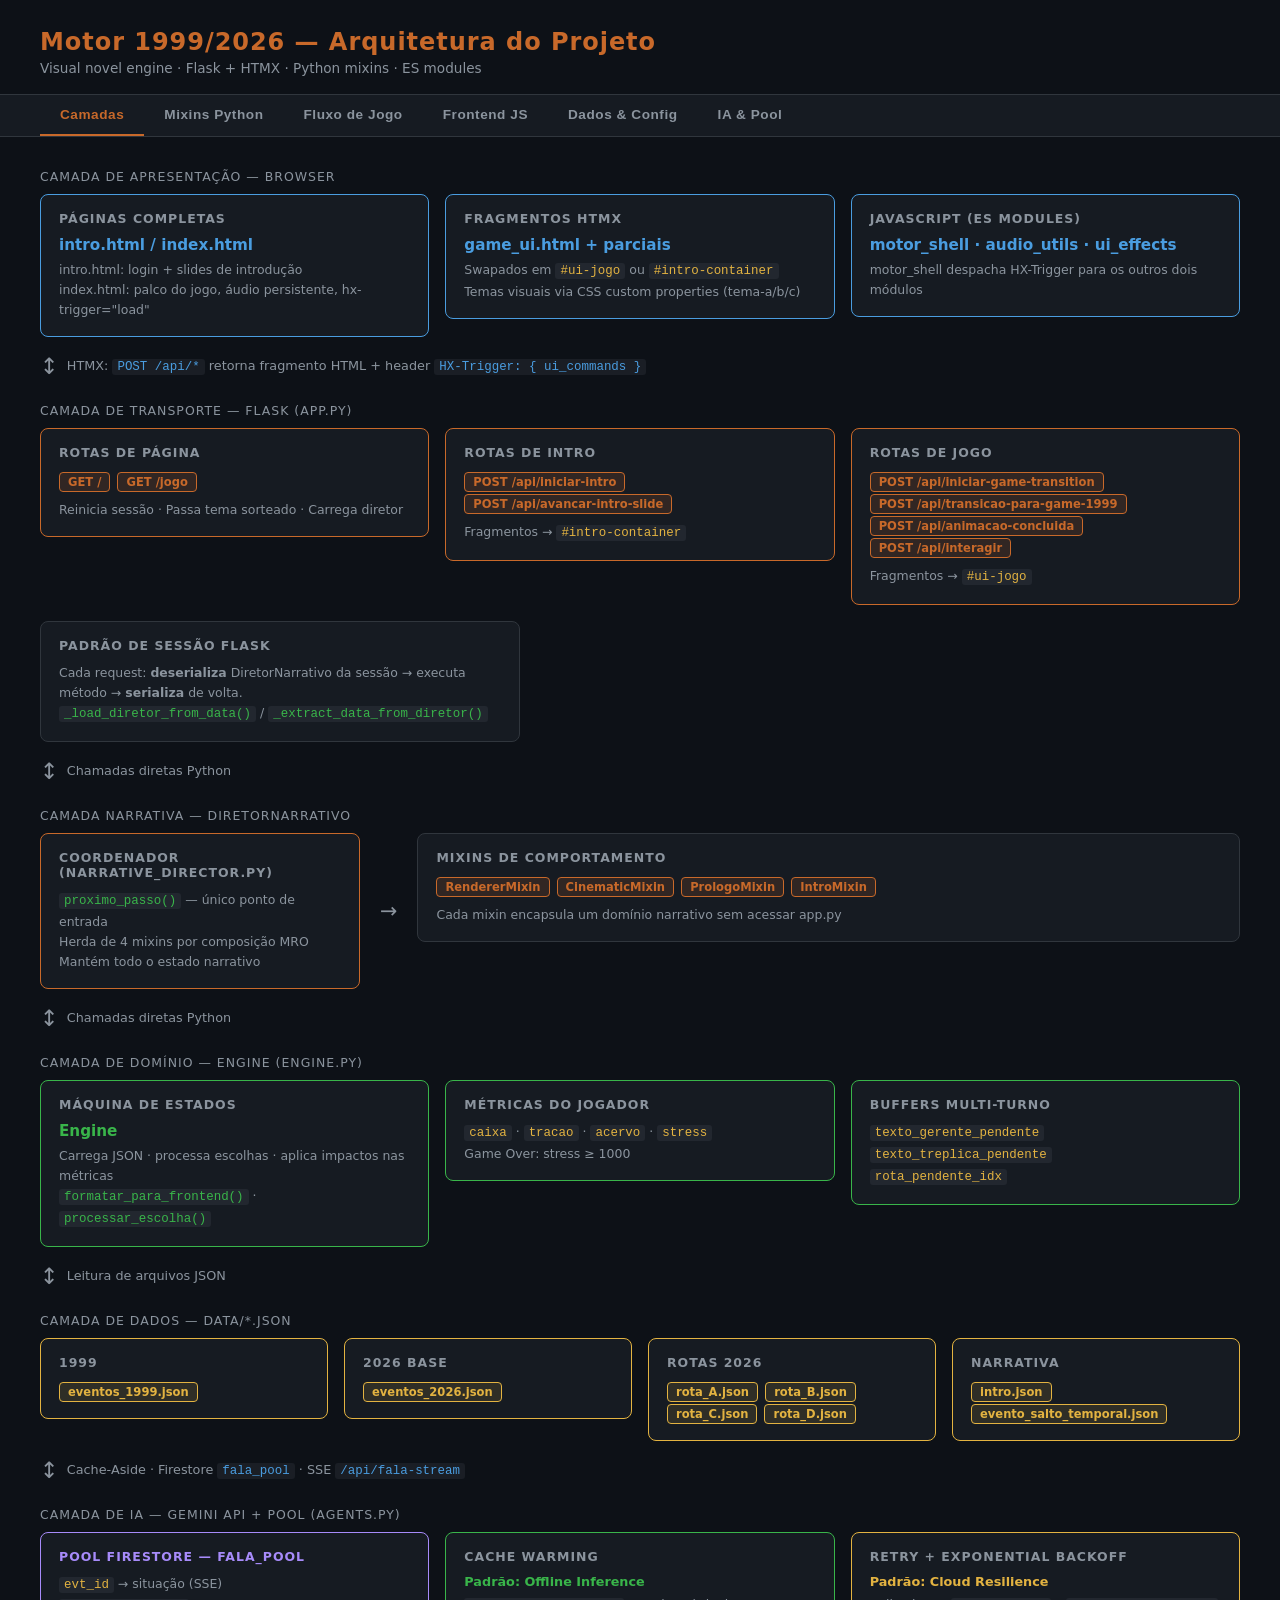
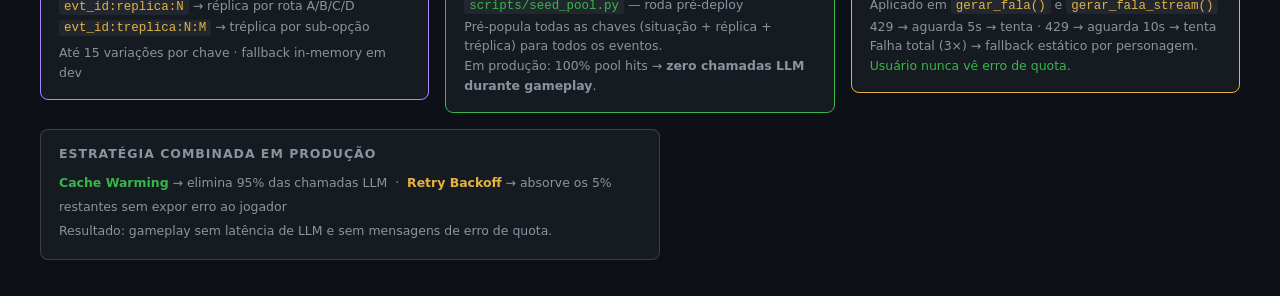
<file: arquitetura.html>
<!DOCTYPE html>
<html lang="pt-BR">
<head>
<meta charset="UTF-8">
<meta name="viewport" content="width=device-width, initial-scale=1.0">
<title>Arquitetura — Motor 1999/2026</title>
<style>
  :root {
    --bg: #0d1117; --surface: #161b22; --border: #30363d;
    --accent: #c8692a; --blue: #4a9de0; --green: #39b54a;
    --text: #e6edf3; --muted: #8b949e; --yellow: #e3b341;
  }
  * { box-sizing: border-box; margin: 0; padding: 0; }
  body { background: var(--bg); color: var(--text); font-family: 'Segoe UI', system-ui, sans-serif; min-height: 100vh; }

  header { padding: 28px 40px 0; border-bottom: 1px solid var(--border); }
  header h1 { font-size: 1.5rem; font-weight: 700; color: var(--accent); letter-spacing: .04em; }
  header p  { color: var(--muted); font-size: .85rem; margin-top: 4px; padding-bottom: 18px; }

  nav { display: flex; gap: 0; padding: 0 40px; background: var(--surface); border-bottom: 1px solid var(--border); }
  nav button {
    background: none; border: none; color: var(--muted); padding: 12px 20px;
    cursor: pointer; font-size: .85rem; font-weight: 600; letter-spacing: .04em;
    border-bottom: 2px solid transparent; transition: all .15s;
  }
  nav button:hover { color: var(--text); }
  nav button.active { color: var(--accent); border-bottom-color: var(--accent); }

  main { padding: 32px 40px; }
  .tab { display: none; }
  .tab.active { display: block; }

  /* ── boxes ── */
  .row { display: flex; gap: 16px; flex-wrap: wrap; margin-bottom: 16px; align-items: flex-start; }
  .box {
    background: var(--surface); border: 1px solid var(--border);
    border-radius: 8px; padding: 16px 18px; flex: 1; min-width: 180px;
  }
  .box h3 { font-size: .78rem; text-transform: uppercase; letter-spacing: .08em; color: var(--muted); margin-bottom: 10px; }
  .box .title { font-size: .95rem; font-weight: 700; margin-bottom: 6px; }
  .box .sub  { font-size: .78rem; color: var(--muted); line-height: 1.6; }
  .box.accent { border-color: var(--accent); }
  .box.blue   { border-color: var(--blue); }
  .box.green  { border-color: var(--green); }
  .box.yellow { border-color: var(--yellow); }

  .pill {
    display: inline-block; background: rgba(200,105,42,.15); border: 1px solid var(--accent);
    color: var(--accent); border-radius: 4px; padding: 2px 8px; font-size: .72rem;
    font-weight: 600; margin: 2px 2px 0 0;
  }
  .pill.blue   { background: rgba(74,157,224,.12); border-color: var(--blue);   color: var(--blue); }
  .pill.green  { background: rgba(57,181,74,.12);  border-color: var(--green);  color: var(--green); }
  .pill.yellow { background: rgba(227,179,65,.12); border-color: var(--yellow); color: var(--yellow); }
  .pill.muted  { background: rgba(139,148,158,.1); border-color: var(--border); color: var(--muted); }

  .arrow { color: var(--muted); font-size: 1.3rem; align-self: center; padding: 0 4px; }
  .arrow.down { display: block; text-align: center; margin: 4px 0; font-size: 1.1rem; }

  /* ── flow diagram ── */
  .flow { display: flex; flex-direction: column; gap: 0; max-width: 780px; }
  .flow-step {
    display: flex; align-items: stretch; gap: 0;
  }
  .flow-line { width: 2px; background: var(--border); margin: 0 20px; flex-shrink: 0; }
  .flow-dot  {
    width: 12px; height: 12px; border-radius: 50%; background: var(--accent);
    flex-shrink: 0; margin-top: 18px; margin-right: 12px;
  }
  .flow-dot.blue   { background: var(--blue); }
  .flow-dot.green  { background: var(--green); }
  .flow-dot.yellow { background: var(--yellow); }
  .flow-card {
    background: var(--surface); border: 1px solid var(--border);
    border-radius: 6px; padding: 10px 14px; margin: 6px 0 6px 0;
    flex: 1;
  }
  .flow-card .route { font-size: .72rem; color: var(--muted); margin-bottom: 2px; font-family: monospace; }
  .flow-card .desc  { font-size: .85rem; font-weight: 600; }
  .flow-card .note  { font-size: .73rem; color: var(--muted); margin-top: 3px; }
  .flow-card.accent { border-color: var(--accent); }
  .flow-card.blue   { border-color: var(--blue); }
  .flow-card.green  { border-color: var(--green); }
  .flow-card.yellow { border-color: var(--yellow); }

  .indent { margin-left: 44px; }

  /* ── mixin diagram ── */
  .mixin-root {
    background: var(--surface); border: 2px solid var(--accent);
    border-radius: 8px; padding: 16px 20px; max-width: 380px; margin-bottom: 16px;
  }
  .mixin-root .name { font-size: 1rem; font-weight: 700; color: var(--accent); }
  .mixin-root .desc { font-size: .78rem; color: var(--muted); margin-top: 4px; }
  .mixin-root .state { margin-top: 10px; }
  .mixin-root .state span { display: block; font-size: .75rem; color: var(--blue); font-family: monospace; margin: 1px 0; }

  .mixin-grid { display: grid; grid-template-columns: 1fr 1fr; gap: 10px; max-width: 780px; }
  .mixin-card {
    background: var(--surface); border: 1px solid var(--border);
    border-radius: 6px; padding: 12px 14px;
  }
  .mixin-card .name { font-size: .85rem; font-weight: 700; margin-bottom: 4px; }
  .mixin-card .file { font-size: .7rem; color: var(--muted); font-family: monospace; margin-bottom: 6px; }
  .mixin-card .method { font-size: .73rem; color: var(--green); font-family: monospace; margin: 1px 0; }
  .mixin-card.accent { border-color: var(--accent); }
  .mixin-card.blue   { border-color: var(--blue); }
  .mixin-card.green  { border-color: var(--green); }
  .mixin-card.yellow { border-color: var(--yellow); }
  .mixin-card.purple { border-color: #a78bfa; }
  .mixin-card .name.purple { color: #a78bfa; }

  /* ── data table ── */
  table { width: 100%; border-collapse: collapse; font-size: .82rem; }
  th { text-align: left; padding: 8px 12px; background: var(--surface); color: var(--muted); font-size: .72rem; text-transform: uppercase; letter-spacing: .06em; border-bottom: 1px solid var(--border); }
  td { padding: 9px 12px; border-bottom: 1px solid rgba(48,54,61,.5); vertical-align: top; }
  tr:last-child td { border-bottom: none; }
  code { background: rgba(139,148,158,.1); border-radius: 3px; padding: 1px 5px; font-size: .78rem; font-family: monospace; color: var(--yellow); }

  .section-title { font-size: .78rem; text-transform: uppercase; letter-spacing: .08em; color: var(--muted); margin: 24px 0 10px; }
  .section-title:first-child { margin-top: 0; }

  .connector { display: flex; align-items: center; gap: 8px; margin: 8px 0; font-size: .8rem; color: var(--muted); }
  .connector code { color: var(--blue); }
</style>
</head>
<body>

<header>
  <h1>Motor 1999/2026 — Arquitetura do Projeto</h1>
  <p>Visual novel engine · Flask + HTMX · Python mixins · ES modules</p>
</header>

<nav>
  <button class="active" onclick="showTab('camadas')">Camadas</button>
  <button onclick="showTab('mixins')">Mixins Python</button>
  <button onclick="showTab('fluxo')">Fluxo de Jogo</button>
  <button onclick="showTab('frontend')">Frontend JS</button>
  <button onclick="showTab('dados')">Dados &amp; Config</button>
  <button onclick="showTab('ia')">IA &amp; Pool</button>
</nav>

<main>

<!-- ═══════════════════════════════════════════════ TAB: CAMADAS ══ -->
<div id="tab-camadas" class="tab active">

  <p class="section-title">Camada de Apresentação — Browser</p>
  <div class="row">
    <div class="box blue">
      <h3>Páginas completas</h3>
      <div class="title" style="color:var(--blue)">intro.html / index.html</div>
      <div class="sub">intro.html: login + slides de introdução<br>
      index.html: palco do jogo, áudio persistente, hx-trigger="load"</div>
    </div>
    <div class="box blue">
      <h3>Fragmentos HTMX</h3>
      <div class="title" style="color:var(--blue)">game_ui.html + parciais</div>
      <div class="sub">Swapados em <code style="color:var(--yellow)">#ui-jogo</code> ou <code style="color:var(--yellow)">#intro-container</code><br>
      Temas visuais via CSS custom properties (tema-a/b/c)</div>
    </div>
    <div class="box blue">
      <h3>JavaScript (ES modules)</h3>
      <div class="title" style="color:var(--blue)">motor_shell · audio_utils · ui_effects</div>
      <div class="sub">motor_shell despacha HX-Trigger para os outros dois módulos</div>
    </div>
  </div>

  <div class="connector">
    <span style="font-size:1.4rem">↕</span>
    <span>HTMX: <code>POST /api/*</code> retorna fragmento HTML + header <code>HX-Trigger: { ui_commands }</code></span>
  </div>

  <p class="section-title">Camada de Transporte — Flask (app.py)</p>
  <div class="row">
    <div class="box accent">
      <h3>Rotas de Página</h3>
      <span class="pill">GET /</span>
      <span class="pill">GET /jogo</span>
      <div class="sub" style="margin-top:8px">Reinicia sessão · Passa tema sorteado · Carrega diretor</div>
    </div>
    <div class="box accent">
      <h3>Rotas de Intro</h3>
      <span class="pill">POST /api/iniciar-intro</span>
      <span class="pill">POST /api/avancar-intro-slide</span>
      <div class="sub" style="margin-top:8px">Fragmentos → <code style="color:var(--yellow)">#intro-container</code></div>
    </div>
    <div class="box accent">
      <h3>Rotas de Jogo</h3>
      <span class="pill">POST /api/iniciar-game-transition</span>
      <span class="pill">POST /api/transicao-para-game-1999</span>
      <span class="pill">POST /api/animacao-concluida</span>
      <span class="pill">POST /api/interagir</span>
      <div class="sub" style="margin-top:8px">Fragmentos → <code style="color:var(--yellow)">#ui-jogo</code></div>
    </div>
  </div>
  <div class="box" style="max-width:480px;margin-bottom:16px">
    <h3>Padrão de Sessão Flask</h3>
    <div class="sub">
      Cada request: <strong>deserializa</strong> DiretorNarrativo da sessão →
      executa método → <strong>serializa</strong> de volta.<br>
      <code style="color:var(--green)">_load_diretor_from_data()</code> /
      <code style="color:var(--green)">_extract_data_from_diretor()</code>
    </div>
  </div>

  <div class="connector">
    <span style="font-size:1.4rem">↕</span>
    <span>Chamadas diretas Python</span>
  </div>

  <p class="section-title">Camada Narrativa — DiretorNarrativo</p>
  <div class="row">
    <div class="box accent" style="max-width:320px">
      <h3>Coordenador (narrative_director.py)</h3>
      <div class="sub"><code style="color:var(--green)">proximo_passo()</code> — único ponto de entrada<br>
      Herda de 4 mixins por composição MRO<br>
      Mantém todo o estado narrativo</div>
    </div>
    <div class="arrow">→</div>
    <div class="box" style="flex:2">
      <h3>Mixins de comportamento</h3>
      <span class="pill">RendererMixin</span>
      <span class="pill">CinematicMixin</span>
      <span class="pill">PrologoMixin</span>
      <span class="pill">IntroMixin</span>
      <div class="sub" style="margin-top:8px">Cada mixin encapsula um domínio narrativo sem acessar app.py</div>
    </div>
  </div>

  <div class="connector">
    <span style="font-size:1.4rem">↕</span>
    <span>Chamadas diretas Python</span>
  </div>

  <p class="section-title">Camada de Domínio — Engine (engine.py)</p>
  <div class="row">
    <div class="box green">
      <h3>Máquina de estados</h3>
      <div class="title" style="color:var(--green)">Engine</div>
      <div class="sub">Carrega JSON · processa escolhas · aplica impactos nas métricas<br>
      <code style="color:var(--green)">formatar_para_frontend()</code> · <code style="color:var(--green)">processar_escolha()</code></div>
    </div>
    <div class="box green">
      <h3>Métricas do jogador</h3>
      <div class="sub">
        <code style="color:var(--yellow)">caixa</code> · <code style="color:var(--yellow)">tracao</code> ·
        <code style="color:var(--yellow)">acervo</code> · <code style="color:var(--yellow)">stress</code><br>
        Game Over: stress ≥ 1000
      </div>
    </div>
    <div class="box green">
      <h3>Buffers multi-turno</h3>
      <div class="sub">
        <code style="color:var(--yellow)">texto_gerente_pendente</code><br>
        <code style="color:var(--yellow)">texto_treplica_pendente</code><br>
        <code style="color:var(--yellow)">rota_pendente_idx</code>
      </div>
    </div>
  </div>

  <div class="connector">
    <span style="font-size:1.4rem">↕</span>
    <span>Leitura de arquivos JSON</span>
  </div>

  <p class="section-title">Camada de Dados — data/*.json</p>
  <div class="row">
    <div class="box yellow"><h3>1999</h3><span class="pill yellow">eventos_1999.json</span></div>
    <div class="box yellow"><h3>2026 base</h3><span class="pill yellow">eventos_2026.json</span></div>
    <div class="box yellow"><h3>Rotas 2026</h3>
      <span class="pill yellow">rota_A.json</span>
      <span class="pill yellow">rota_B.json</span>
      <span class="pill yellow">rota_C.json</span>
      <span class="pill yellow">rota_D.json</span>
    </div>
    <div class="box yellow"><h3>Narrativa</h3>
      <span class="pill yellow">intro.json</span>
      <span class="pill yellow">evento_salto_temporal.json</span>
    </div>
  </div>

  <div class="connector">
    <span style="font-size:1.4rem">↕</span>
    <span>Cache-Aside · Firestore <code>fala_pool</code> · SSE <code>/api/fala-stream</code></span>
  </div>

  <p class="section-title">Camada de IA — Gemini API + Pool (agents.py)</p>
  <div class="row">
    <div class="box" style="border-color:#a78bfa;min-width:200px">
      <h3 style="color:#a78bfa">Pool Firestore — fala_pool</h3>
      <div class="sub">
        <code style="color:var(--yellow)">evt_id</code> → situação (SSE)<br>
        <code style="color:var(--yellow)">evt_id:replica:N</code> → réplica por rota A/B/C/D<br>
        <code style="color:var(--yellow)">evt_id:treplica:N:M</code> → tréplica por sub-opção<br>
        <span style="margin-top:4px;display:block">Até 15 variações por chave · fallback in-memory em dev</span>
      </div>
    </div>
    <div class="box green">
      <h3>Cache Warming</h3>
      <div class="title" style="color:var(--green);font-size:.8rem">Padrão: Offline Inference</div>
      <div class="sub">
        <code style="color:var(--green)">scripts/seed_pool.py</code> — roda pré-deploy<br>
        Pré-popula todas as chaves (situação + réplica + tréplica) para todos os eventos.<br>
        Em produção: 100% pool hits → <strong>zero chamadas LLM durante gameplay</strong>.
      </div>
    </div>
    <div class="box yellow">
      <h3>Retry + Exponential Backoff</h3>
      <div class="title" style="color:var(--yellow);font-size:.8rem">Padrão: Cloud Resilience</div>
      <div class="sub">
        Aplicado em <code style="color:var(--yellow)">gerar_fala()</code> e <code style="color:var(--yellow)">gerar_fala_stream()</code><br>
        429 → aguarda 5s → tenta · 429 → aguarda 10s → tenta<br>
        Falha total (3×) → fallback estático por personagem.<br>
        <span style="color:var(--green)">Usuário nunca vê erro de quota.</span>
      </div>
    </div>
  </div>
  <div class="box" style="max-width:620px;margin-bottom:16px;border-color:rgba(139,148,158,.3)">
    <h3>Estratégia combinada em produção</h3>
    <div class="sub" style="line-height:1.9">
      <strong style="color:var(--green)">Cache Warming</strong> → elimina 95% das chamadas LLM
      &nbsp;·&nbsp; <strong style="color:var(--yellow)">Retry Backoff</strong> → absorve os 5% restantes sem expor erro ao jogador<br>
      Resultado: gameplay sem latência de LLM e sem mensagens de erro de quota.
    </div>
  </div>

</div>

<!-- ═══════════════════════════════════════════════ TAB: MIXINS ══ -->
<div id="tab-mixins" class="tab">

  <div class="mixin-root">
    <div class="name">DiretorNarrativo</div>
    <div class="desc">narrative_director.py · coordenador central de estado</div>
    <div class="state">
      <span>_initial_game_transition_step</span>
      <span>passo_cinematico</span>
      <span>nome_jogador · slide_atual · roteiro_intro</span>
      <span>passo_prologo_2026 · passo_encruzilhada_2026</span>
      <span>rota_escolhida_id · _passo_dialogo_evento</span>
    </div>
  </div>

  <div style="color:var(--muted);font-size:.85rem;margin-bottom:12px">
    ↳ herda por MRO: RendererMixin → CinematicMixin → PrologoMixin → IntroMixin
  </div>

  <div class="mixin-grid">
    <div class="mixin-card accent">
      <div class="name" style="color:var(--accent)">RendererMixin</div>
      <div class="file">src/renderer_mixin.py</div>
      <div class="method">_render_game_ui()</div>
      <div class="method">_renderizar_gameplay()</div>
      <div class="method">_orquestrar_dialogo_evento()</div>
      <div class="method">_render_prologo_slide()</div>
      <div class="method">_renderizar_game_over()</div>
      <div class="method">_renderizar_fim_de_jogo()</div>
      <div class="method">_calcular_bg_src() · _spotlight_for_agente()</div>
    </div>
    <div class="mixin-card blue">
      <div class="name" style="color:var(--blue)">CinematicMixin</div>
      <div class="file">src/cinematic_mixin.py</div>
      <div class="method">start_game_transition()</div>
      <div class="method">start_game_1999_sequence()</div>
      <div class="method">handle_animacao_concluida()</div>
      <div class="method">_orquestrar_initial_game_transition()</div>
      <div class="method">_orquestrar_virada_2026()  · 11 passos</div>
    </div>
    <div class="mixin-card green">
      <div class="name" style="color:var(--green)">PrologoMixin</div>
      <div class="file">src/prologo_mixin.py</div>
      <div class="method">_orquestrar_prologo_2026()  · 13 passos</div>
      <div class="method">_orquestrar_encruzilhada_2026()  · 3 passos</div>
    </div>
    <div class="mixin-card yellow">
      <div class="name" style="color:var(--yellow)">IntroMixin</div>
      <div class="file">src/intro_mixin.py</div>
      <div class="method">iniciar_intro(nome_jogador)</div>
      <div class="method">avancar_intro_slide()</div>
      <div class="method">_renderizar_intro_slide()</div>
    </div>
  </div>

  <p class="section-title" style="margin-top:24px">Módulos de suporte</p>
  <div class="mixin-grid">
    <div class="mixin-card">
      <div class="name">Engine</div>
      <div class="file">src/engine.py</div>
      <div class="method">formatar_para_frontend()</div>
      <div class="method">processar_escolha(idx)</div>
      <div class="method">obter_evento_atual()</div>
      <div class="method">_aplicar_impacto_dinamico()</div>
      <div class="method">verificar_game_over()</div>
    </div>
    <div class="mixin-card purple">
      <div class="name purple">Utilitários</div>
      <div class="file">src/utils.py · audio_config.py · Maps.py</div>
      <div class="method">formatar_dialogo()  — HTML de diálogo</div>
      <div class="method">data_hoje_ptbr()  — data localizada</div>
      <div class="method">AUDIO_SETTINGS  — paths + volumes</div>
      <div class="method">ROTA_BG_2026  — rota → background</div>
      <div class="method">IMG_PERSONS  — personagem → imagem</div>
    </div>
  </div>
</div>

<!-- ═══════════════════════════════════════════════ TAB: FLUXO ══ -->
<div id="tab-fluxo" class="tab">
<div class="flow">

  <div class="flow-step">
    <div class="flow-dot"></div>
    <div class="flow-card accent">
      <div class="route">GET /</div>
      <div class="desc">Tela de Login — intro.html</div>
      <div class="note">_reset_game_state() · sorteia tema visual (a/b/c)</div>
    </div>
  </div>
  <div class="flow-line" style="height:8px;margin-left:25px"></div>

  <div class="flow-step">
    <div class="flow-dot"></div>
    <div class="flow-card">
      <div class="route">POST /api/iniciar-intro</div>
      <div class="desc">Primeiro slide da intro (swap #intro-container)</div>
      <div class="note">Recebe nome do jogador · inicia música da intro</div>
    </div>
  </div>
  <div class="flow-line" style="height:8px;margin-left:25px"></div>

  <div class="flow-step">
    <div class="flow-dot"></div>
    <div class="flow-card">
      <div class="route">POST /api/avancar-intro-slide  ×N</div>
      <div class="desc">Slides de introdução (personagens, história)</div>
      <div class="note">Último slide → HX-Redirect: /jogo</div>
    </div>
  </div>
  <div class="flow-line" style="height:8px;margin-left:25px"></div>

  <div class="flow-step">
    <div class="flow-dot blue"></div>
    <div class="flow-card blue">
      <div class="route">GET /jogo → index.html  →  hx-trigger="load"</div>
      <div class="desc">Página principal do jogo</div>
      <div class="note">Áudio persistente fora do #ui-jogo · tema aplicado via data-tema no &lt;body&gt;</div>
    </div>
  </div>
  <div class="flow-line" style="height:8px;margin-left:25px"></div>

  <div class="flow-step">
    <div class="flow-dot blue"></div>
    <div class="flow-card blue">
      <div class="route">POST /api/iniciar-game-transition</div>
      <div class="desc">Cinematic step 1 — digita "SISTEMA CARREGADO" + botão INICIAR SISTEMA</div>
      <div class="note">HX-Trigger: typeText + showElementById</div>
    </div>
  </div>
  <div class="flow-line" style="height:8px;margin-left:25px"></div>

  <div class="flow-step">
    <div class="flow-dot blue"></div>
    <div class="flow-card blue">
      <div class="route">POST /api/transicao-para-game-1999</div>
      <div class="desc">Cinematic step 2 — terminal GIF + inicia trilha 1999</div>
      <div class="note">HX-Trigger: animacaoTerminal + playAudio · desbloqueio de autoplay pelo clique</div>
    </div>
  </div>
  <div class="flow-line" style="height:8px;margin-left:25px"></div>

  <div class="flow-step">
    <div class="flow-dot blue"></div>
    <div class="flow-card blue">
      <div class="route">POST /api/animacao-concluida  (step 2→3)</div>
      <div class="desc">Cinematic step 3 — inicia gameplay 1999</div>
      <div class="note">Disparado por CustomEvent animacao_terminal_concluida no JS</div>
    </div>
  </div>
  <div class="flow-line" style="height:8px;margin-left:25px"></div>

  <div class="flow-step">
    <div class="flow-dot green"></div>
    <div class="flow-card green">
      <div class="route">POST /api/interagir  ×N</div>
      <div class="desc">🎮 Gameplay 1999 — loop de eventos e escolhas</div>
      <div class="note">Engine: formatar_para_frontend → processar_escolha → impacto nas métricas</div>
    </div>
  </div>
  <div class="flow-line" style="height:8px;margin-left:25px"></div>

  <div class="flow-step">
    <div class="flow-dot accent"></div>
    <div class="flow-card accent">
      <div class="route">virada_1999 = True</div>
      <div class="desc">Cinemática 1999 → 2026  (11 passos automáticos)</div>
      <div class="note">Fade · texto · contagem 5→1 · Feliz Ano 2000 · terminal GIF · wormhole</div>
    </div>
  </div>
  <div class="flow-line" style="height:8px;margin-left:25px"></div>

  <div class="flow-step">
    <div class="flow-dot accent"></div>
    <div class="flow-card accent">
      <div class="route">POST /api/animacao-concluida  (passo 10→11→prologo)</div>
      <div class="desc">Prólogo 2026  (13 passos)</div>
      <div class="note">evento_salto_temporal.json · troca trilha para Game_2026.ogg</div>
    </div>
  </div>
  <div class="flow-line" style="height:8px;margin-left:25px"></div>

  <div class="flow-step">
    <div class="flow-dot yellow"></div>
    <div class="flow-card yellow">
      <div class="route">POST /api/interagir</div>
      <div class="desc">Encruzilhada — escolha de rota A / B / C / D</div>
      <div class="note">Define evento_2026_gatilho_rota_X.json como cenário ativo</div>
    </div>
  </div>
  <div class="flow-line" style="height:8px;margin-left:25px"></div>

  <div class="flow-step">
    <div class="flow-dot green"></div>
    <div class="flow-card green">
      <div class="route">POST /api/interagir  ×N</div>
      <div class="desc">🎮 Gameplay 2026 — loop da rota escolhida</div>
      <div class="note">Eventos filtrados por gatilho_rota no historico_rotas</div>
    </div>
  </div>
  <div class="flow-line" style="height:8px;margin-left:25px"></div>

  <div class="flow-step">
    <div class="flow-dot"></div>
    <div class="flow-card">
      <div class="route">fim = True  |  stress ≥ 1000</div>
      <div class="desc">Fim de Jogo · Game Over</div>
      <div class="note">onclick → window.location.href='/'  · reinicia sessão completa</div>
    </div>
  </div>

</div>
</div>

<!-- ═══════════════════════════════════════════════ TAB: FRONTEND ══ -->
<div id="tab-frontend" class="tab">

  <p class="section-title">Módulos JavaScript (ES modules)</p>
  <div class="row">
    <div class="box blue" style="flex:1.5">
      <h3>motor_shell.js — Orquestrador</h3>
      <div class="sub">
        Importa <code style="color:var(--green)">audio_utils</code> e <code style="color:var(--green)">ui_effects</code>.<br>
        Ouve <code style="color:var(--yellow)">htmx:afterSwap</code> · extrai <code style="color:var(--yellow)">HX-Trigger</code> ·
        despacha <code style="color:var(--yellow)">ui_commands[]</code> para o mapa de ações.<br>
        Expõe <code style="color:var(--yellow)">window.fadeOutMusic</code> e <code style="color:var(--yellow)">window.skipCurrentTyping</code>
        para uso em <code style="color:var(--blue)">hx-on:click</code>.
      </div>
    </div>
  </div>

  <div class="connector"><span>↙</span><span>importa</span><span>↘</span></div>

  <div class="row">
    <div class="box">
      <h3>audio_utils.js</h3>
      <span class="pill muted">playAudio(config)</span>
      <span class="pill muted">fadeOutMusic(id, ms)</span>
      <span class="pill muted">transicaoDeVolume()</span>
      <span class="pill muted">tocarSomDeTecla()</span>
      <span class="pill muted">stopAllTypingSounds()</span>
      <span class="pill muted">destravarAudioGlobal()</span>
      <div class="sub" style="margin-top:8px">
        <code style="color:var(--yellow)">_audioPlayers{}</code> — persiste referências aos players
        entre swaps de innerHTML
      </div>
    </div>
    <div class="box">
      <h3>ui_effects.js</h3>
      <span class="pill muted">typeText()</span>
      <span class="pill muted">skipCurrentTyping()</span>
      <span class="pill muted">animacaoTerminal()</span>
      <span class="pill muted">loopAutomatico()</span>
      <span class="pill muted">esperarVideo()</span>
      <span class="pill muted">playVideo()</span>
      <span class="pill muted">showElementById()</span>
      <div class="sub" style="margin-top:8px">
        <code style="color:var(--yellow)">setUiActionMap()</code> — injeta referência reversa para
        <code style="color:var(--yellow)">postTypingCommand</code>
      </div>
    </div>
  </div>

  <p class="section-title">Protocolo HX-Trigger</p>
  <div class="box" style="max-width:620px">
    <h3>Backend → Frontend (header de resposta)</h3>
    <pre style="font-size:.75rem;color:var(--green);line-height:1.7;margin-top:8px">HX-Trigger: {
  "ui_commands": [
    { "action": "typeText",   "args": { "elementId": "...", "fullText": "...", "speed": 60,
                                        "postTypingCommand": { "action": "showElementById",
                                                               "args": { "elementId": "btn-iniciar-sistema" } } } },
    { "action": "playAudio",  "args": { "id": "trilha-sonora-1999", "acao": "trocar_trilha",
                                        "src": "/static/audio/Game_1999.ogg", "volume": 0.3 } },
    { "action": "loopAutomatico", "args": { "tempo_ms": 1500 } }
  ]
}</pre>
  </div>

  <p class="section-title">Animações de terminal (ciclo assíncrono)</p>
  <div class="flow" style="flex-direction:row;gap:6px;flex-wrap:wrap;align-items:center">
    <div class="flow-card" style="flex:0 0 auto;min-width:140px">
      <div class="desc" style="font-size:.78rem">Backend envia<br>animacaoTerminal</div>
    </div>
    <span class="arrow">→</span>
    <div class="flow-card" style="flex:0 0 auto;min-width:140px">
      <div class="desc" style="font-size:.78rem">JS exibe GIF overlay<br>aguarda N ms</div>
    </div>
    <span class="arrow">→</span>
    <div class="flow-card" style="flex:0 0 auto;min-width:170px">
      <div class="desc" style="font-size:.78rem">CustomEvent<br>animacao_terminal_concluida</div>
    </div>
    <span class="arrow">→</span>
    <div class="flow-card blue" style="flex:0 0 auto;min-width:160px">
      <div class="desc" style="font-size:.78rem">htmx.ajax POST<br>/api/animacao-concluida</div>
    </div>
  </div>
</div>

<!-- ═══════════════════════════════════════════════ TAB: DADOS ══ -->
<div id="tab-dados" class="tab">

  <p class="section-title">Arquivos de dados (data/)</p>
  <table>
    <thead>
      <tr><th>Arquivo</th><th>Conteúdo</th><th>Consumido por</th></tr>
    </thead>
    <tbody>
      <tr><td><code>eventos_1999.json</code></td><td>Lista de eventos do arco 1999 com rotas, diálogos e impactos</td><td>Engine (arquivos_cenario[0])</td></tr>
      <tr><td><code>eventos_2026.json</code></td><td>Eventos 2026 sem rota específica; incluí evento_encruzilhada</td><td>Engine (arquivos_cenario[1] fallback)</td></tr>
      <tr><td><code>evento_2026_gatilho_rota_A.json</code></td><td>Evento exclusivo da rota A (evento_malu2000)</td><td>Engine (após encruzilhada)</td></tr>
      <tr><td><code>evento_2026_gatilho_rota_B.json</code></td><td>Evento exclusivo da rota B (evento_mercado_livre)</td><td>Engine (após encruzilhada)</td></tr>
      <tr><td><code>evento_2026_gatilho_rota_C.json</code></td><td>Evento exclusivo da rota C (evento_detox_digital)</td><td>Engine (após encruzilhada)</td></tr>
      <tr><td><code>evento_2026_gatilho_rota_D.json</code></td><td>Evento exclusivo da rota D (evento_cine_pub)</td><td>Engine (após encruzilhada)</td></tr>
      <tr><td><code>intro.json</code></td><td>Roteiro dos slides de introdução (título + texto + imagem)</td><td>IntroMixin</td></tr>
      <tr><td><code>evento_salto_temporal.json</code></td><td>Cenas narrativas do prólogo 2026 (13 passos)</td><td>PrologoMixin</td></tr>
    </tbody>
  </table>

  <p class="section-title">Configuração (src/)</p>
  <table>
    <thead>
      <tr><th>Módulo</th><th>Exporta</th><th>Usado em</th></tr>
    </thead>
    <tbody>
      <tr><td><code>audio_config.py</code></td><td>AUDIO_SETTINGS — ids, paths e volumes de todas as trilhas e efeitos</td><td>CinematicMixin, IntroMixin, PrologoMixin</td></tr>
      <tr><td><code>Maps.py</code></td><td>ROTA_BG_2026 — rota letra → nome do background<br>IMG_PERSONS — nome → arquivo de imagem</td><td>RendererMixin</td></tr>
      <tr><td><code>utils.py</code></td><td>formatar_dialogo() — dict → HTML<br>data_hoje_ptbr() — data localizada</td><td>PrologoMixin</td></tr>
    </tbody>
  </table>

  <p class="section-title">Templates (templates/)</p>
  <table>
    <thead>
      <tr><th>Template</th><th>Tipo</th><th>Target HTMX</th></tr>
    </thead>
    <tbody>
      <tr><td><code>intro.html</code></td><td>Página completa</td><td>—</td></tr>
      <tr><td><code>index.html</code></td><td>Página completa</td><td>—</td></tr>
      <tr><td><code>intro_slide.html</code></td><td>Fragmento</td><td>#intro-container</td></tr>
      <tr><td><code>game_ui.html</code></td><td>Fragmento</td><td>#ui-jogo</td></tr>
      <tr><td><code>cinematic_transition_placeholder.html</code></td><td>Fragmento</td><td>#ui-jogo</td></tr>
      <tr><td><code>cinematic_transition_animation_placeholder.html</code></td><td>Fragmento</td><td>#ui-jogo</td></tr>
      <tr><td><code>cinematic_1999_to_2026.html</code></td><td>Fragmento</td><td>#ui-jogo</td></tr>
      <tr><td><code>fim_de_jogo.html</code></td><td>Fragmento</td><td>#ui-jogo</td></tr>
      <tr><td><code>game_over.html</code></td><td>Fragmento</td><td>#ui-jogo</td></tr>
    </tbody>
  </table>
</div>

<!-- ════════════════════════════════════════════════ TAB: IA & POOL ══ -->
<div id="tab-ia" class="tab">

  <p class="section-title">Hierarquia do Pool — Firestore fala_pool</p>
  <div class="row" style="align-items:stretch">
    <div class="box" style="border-color:#a78bfa;flex:0 0 auto;min-width:220px">
      <h3 style="color:#a78bfa">Chave: evt_id</h3>
      <div class="title" style="font-size:.82rem">Situação (fala inicial)</div>
      <div class="sub" style="margin-top:6px">
        Gerada via <strong>SSE streaming</strong><br>
        Endpoint: <code>/api/fala-stream</code><br>
        Salva ao terminar o stream<br>
        Dispara pré-aquecimento em background<br>
        <span style="color:var(--yellow)">Exemplo: "1999_dia1"</span>
      </div>
    </div>
    <div class="arrow" style="align-self:center">→</div>
    <div class="box blue" style="flex:0 0 auto;min-width:220px">
      <h3>Chave: evt_id:replica:N</h3>
      <div class="title" style="font-size:.82rem">Réplica (reação à rota)</div>
      <div class="sub" style="margin-top:6px">
        Uma chave por rota (N = 0,1,2,3 → A,B,C,D)<br>
        Pré-aquecida em <strong>background threads</strong><br>
        após a situação ser streamada<br>
        Geração: <code>gerar_fala()</code> síncrono<br>
        <span style="color:var(--yellow)">Exemplo: "1999_dia1:replica:2"</span>
      </div>
    </div>
    <div class="arrow" style="align-self:center">→</div>
    <div class="box accent" style="flex:0 0 auto;min-width:220px">
      <h3>Chave: evt_id:treplica:N:M</h3>
      <div class="title" style="font-size:.82rem">Tréplica (reação à sub-opção)</div>
      <div class="sub" style="margin-top:6px">
        N = índice rota · M = índice sub-opção<br>
        Gerada <strong>on-demand</strong> (sem pré-aquecimento atual)<br>
        Geração: <code>gerar_fala()</code> síncrono<br>
        <span style="color:var(--yellow)">Exemplo: "1999_dia1:treplica:0:1"</span>
      </div>
    </div>
  </div>
  <div style="font-size:.75rem;color:var(--muted);margin-bottom:20px">
    Cada chave armazena até 15 variações · resposta aleatória por sessão · "Gerente" substituído pelo nome real no renderer
  </div>

  <p class="section-title">Padrão 1 — Cache Warming (Offline Inference)</p>
  <div class="flow" style="max-width:100%">

    <div style="display:flex;gap:12px;flex-wrap:wrap;margin-bottom:8px">
      <div class="flow-card green" style="flex:0 0 auto;min-width:170px">
        <div class="route">PRÉ-DEPLOY (uma vez)</div>
        <div class="desc">scripts/seed_pool.py</div>
        <div class="note">Lê todos os JSON de eventos</div>
      </div>
      <span class="arrow" style="align-self:center">→</span>
      <div class="flow-card green" style="flex:0 0 auto;min-width:170px">
        <div class="desc">Gera situação × 5</div>
        <div class="note">por evento · gerar_fala()</div>
      </div>
      <span class="arrow" style="align-self:center">→</span>
      <div class="flow-card green" style="flex:0 0 auto;min-width:190px">
        <div class="desc">Gera réplicas × 5 × rotas</div>
        <div class="note">A,B,C,D → 4 chaves por evento</div>
      </div>
      <span class="arrow" style="align-self:center">→</span>
      <div class="flow-card green" style="flex:0 0 auto;min-width:210px">
        <div class="desc">Gera tréplicas × 5 × sub-opções</div>
        <div class="note">todas combinações rota+sub por evento</div>
      </div>
      <span class="arrow" style="align-self:center">→</span>
      <div class="flow-card green" style="flex:0 0 auto;min-width:170px">
        <div class="desc">Persiste no Firestore</div>
        <div class="note">fala_pool collection · pronto para produção</div>
      </div>
    </div>

    <div style="display:flex;gap:12px;flex-wrap:wrap;margin-top:4px">
      <div class="flow-card" style="flex:0 0 auto;min-width:170px;border-color:rgba(57,181,74,.3)">
        <div class="route">RUNTIME (gameplay)</div>
        <div class="desc">Jogador chega no evento</div>
        <div class="note">qualquer tipo de fala</div>
      </div>
      <span class="arrow" style="align-self:center">→</span>
      <div class="flow-card green" style="flex:0 0 auto;min-width:170px">
        <div class="desc">obter_do_pool(key)</div>
        <div class="note">Firestore lookup</div>
      </div>
      <span class="arrow" style="align-self:center">→</span>
      <div class="flow-card green" style="flex:0 0 auto;min-width:200px">
        <div class="desc" style="color:var(--green)">✓ HIT — renderiza instantâneo</div>
        <div class="note">substitui "Gerente" pelo nome real</div>
      </div>
    </div>
  </div>

  <p class="section-title" style="margin-top:20px">Padrão 2 — Retry com Exponential Backoff (Cloud Resilience)</p>
  <div style="display:flex;gap:12px;flex-wrap:wrap;margin-bottom:8px;align-items:flex-start">
    <div class="flow-card" style="flex:0 0 auto;min-width:160px">
      <div class="route">POOL MISS (raro)</div>
      <div class="desc">Chamada à Gemini API</div>
      <div class="note">gerar_fala() ou stream</div>
    </div>
    <span class="arrow" style="align-self:center">→</span>
    <div class="flow-card yellow" style="flex:0 0 auto;min-width:170px">
      <div class="desc">Resposta 200 OK</div>
      <div class="note">salva no pool · renderiza</div>
    </div>
    <div style="align-self:center;color:var(--muted);font-size:.8rem;padding:0 4px">ou</div>
    <div style="display:flex;flex-direction:column;gap:6px">
      <div class="flow-card accent" style="min-width:170px">
        <div class="desc" style="color:var(--accent)">Erro 429 (rate limit)</div>
        <div class="note">tentativa 1 → aguarda 5s</div>
      </div>
      <span class="arrow down">↓</span>
      <div class="flow-card accent" style="min-width:170px">
        <div class="desc" style="color:var(--accent)">Erro 429 novamente</div>
        <div class="note">tentativa 2 → aguarda 10s</div>
      </div>
      <span class="arrow down">↓</span>
      <div class="flow-card" style="min-width:170px;border-color:var(--yellow)">
        <div class="desc" style="color:var(--yellow)">Fallback estático</div>
        <div class="note">frase por personagem · nunca expõe erro ao jogador</div>
      </div>
    </div>
  </div>

  <p class="section-title" style="margin-top:20px">Fluxo LLM completo — Situação → Réplica → Tréplica</p>
  <div class="flow" style="max-width:680px">

    <div class="flow-step">
      <div class="flow-dot" style="background:#a78bfa"></div>
      <div class="flow-card" style="border-color:#a78bfa">
        <div class="route">GET /api/fala-stream  (SSE)</div>
        <div class="desc">Situação — NPC abre o evento</div>
        <div class="note">Pool hit → faz nada · Pool miss → gera via stream · salva ao concluir</div>
      </div>
    </div>
    <div class="flow-line" style="height:8px;margin-left:25px"></div>

    <div class="flow-step">
      <div class="flow-dot green"></div>
      <div class="flow-card green">
        <div class="route">background threads (após SSE)</div>
        <div class="desc">preaquecer_replicas() — pré-aquece A, B, C, D em paralelo</div>
        <div class="note">Enquanto o jogador lê e escolhe · Retry Backoff ativo · pool miss futuro improvável</div>
      </div>
    </div>
    <div class="flow-line" style="height:8px;margin-left:25px"></div>

    <div class="flow-step">
      <div class="flow-dot blue"></div>
      <div class="flow-card blue">
        <div class="route">POST /api/interagir  (escolha da rota)</div>
        <div class="desc">Réplica — NPC reage à rota escolhida (A/B/C/D)</div>
        <div class="note">Pool hit (esperado) → renderiza instantâneo · Pool miss → gerar_fala() + Retry Backoff</div>
      </div>
    </div>
    <div class="flow-line" style="height:8px;margin-left:25px"></div>

    <div class="flow-step">
      <div class="flow-dot accent"></div>
      <div class="flow-card accent">
        <div class="route">POST /api/interagir  (escolha da sub-opção)</div>
        <div class="desc">Tréplica — NPC reage à decisão final (A1/A2/B1/B2…)</div>
        <div class="note">Pool hit (após seed) → renderiza instantâneo · Pool miss → gerar_fala() + Retry Backoff</div>
      </div>
    </div>

  </div>

  <p class="section-title" style="margin-top:20px">Implementação pendente</p>
  <table>
    <thead>
      <tr><th>Artefato</th><th>Padrão</th><th>Status</th></tr>
    </thead>
    <tbody>
      <tr>
        <td><code>scripts/seed_pool.py</code></td>
        <td>Cache Warming — Offline Inference</td>
        <td style="color:var(--yellow)">⏳ A implementar</td>
      </tr>
      <tr>
        <td><code>src/agents.py</code> — <code>gerar_fala()</code></td>
        <td>Retry + Exponential Backoff</td>
        <td style="color:var(--yellow)">⏳ A implementar</td>
      </tr>
      <tr>
        <td><code>src/agents.py</code> — <code>gerar_fala_stream()</code></td>
        <td>Retry + Exponential Backoff</td>
        <td style="color:var(--yellow)">⏳ A implementar</td>
      </tr>
    </tbody>
  </table>

</div>


</main>

<script>
function showTab(id) {
  document.querySelectorAll('.tab').forEach(t => t.classList.remove('active'));
  document.querySelectorAll('nav button').forEach(b => b.classList.remove('active'));
  document.getElementById('tab-' + id).classList.add('active');
  event.target.classList.add('active');
}
</script>
</body>
</html>
</file>
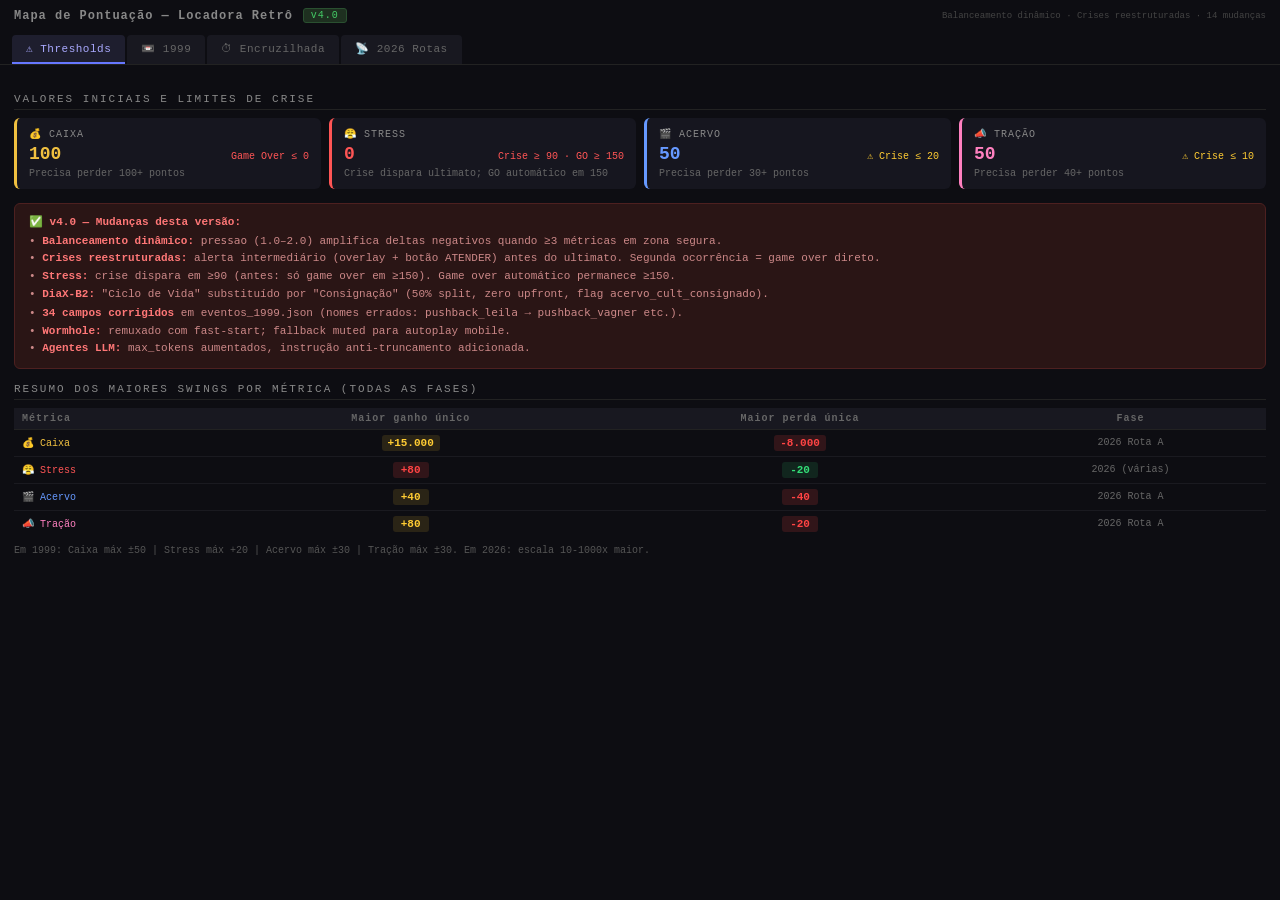
<file: mapa_completo_pontuacao_jogo.html>
<!DOCTYPE html>
<html>
<head>
<style>
* { box-sizing: border-box; margin: 0; padding: 0; }
body { background: #0d0d12; color: #ddd; font-family: 'Courier New', monospace; font-size: 12px; }

/* Tabs */
.tabs { display: flex; gap: 2px; padding: 12px 12px 0; background: #0d0d12; position: sticky; top: 0; z-index: 100; border-bottom: 1px solid #222; }
.tab { padding: 7px 14px; cursor: pointer; background: #181820; border-radius: 4px 4px 0 0; color: #666; transition: all .15s; font-size: 11px; letter-spacing: .5px; }
.tab.active { background: #1e1e2e; color: #aaf; border-bottom: 2px solid #6677ff; }
.tab:hover:not(.active) { color: #aaa; background: #1a1a24; }

.panel { display: none; padding: 14px; }
.panel.active { display: block; }

/* Thresholds bar */
.thresholds { display: grid; grid-template-columns: repeat(4, 1fr); gap: 8px; margin-bottom: 14px; }
.thresh-card { background: #16161f; border-radius: 6px; padding: 10px 12px; border-left: 3px solid; }
.thresh-card.caixa { border-color: #f0c040; }
.thresh-card.stress { border-color: #ff5555; }
.thresh-card.acervo { border-color: #6699ff; }
.thresh-card.tracao { border-color: #ff80c0; }
.thresh-card .metric { font-size: 10px; color: #888; letter-spacing: 1px; text-transform: uppercase; }
.thresh-card .values { display: flex; justify-content: space-between; margin-top: 4px; align-items: baseline; }
.thresh-card .start { font-size: 18px; font-weight: bold; }
.thresh-card .crisis { font-size: 10px; color: #ff5555; }
.thresh-card.caixa .start { color: #f0c040; }
.thresh-card.stress .start { color: #ff5555; }
.thresh-card.acervo .start { color: #6699ff; }
.thresh-card.tracao .start { color: #ff80c0; }

/* Section headers */
.section-title { font-size: 11px; color: #888; letter-spacing: 2px; text-transform: uppercase; margin: 14px 0 8px; padding-bottom: 4px; border-bottom: 1px solid #222; }

/* Event cards */
.event-group { margin-bottom: 16px; }
.event-header { background: #1e1e2e; border-radius: 6px 6px 0 0; padding: 8px 12px; font-size: 11px; color: #aac; display: flex; justify-content: space-between; }
.event-header .eid { color: #666; }

/* Impact table */
.impact-table { width: 100%; border-collapse: collapse; }
.impact-table th { background: #181820; color: #666; font-size: 10px; padding: 5px 8px; text-align: center; letter-spacing: 1px; border-bottom: 1px solid #222; }
.impact-table th.left { text-align: left; }
.impact-table td { padding: 5px 8px; border-bottom: 1px solid #1a1a20; text-align: center; font-size: 11px; }
.impact-table td.choice-name { text-align: left; color: #aaa; font-size: 10px; max-width: 180px; }
.impact-table td.route-tag { color: #666; font-size: 10px; }
.impact-table tr:last-child td { border-bottom: none; }

/* Value cells */
.val { font-weight: bold; padding: 2px 6px; border-radius: 3px; display: inline-block; min-width: 36px; }
.val.pos-hi  { color: #33dd77; background: rgba(51,221,119,.12); }
.val.pos-med { color: #88cc88; background: rgba(136,204,136,.08); }
.val.pos-lo  { color: #66aa66; background: rgba(102,170,102,.05); }
.val.neg-hi  { color: #ff4444; background: rgba(255,68,68,.15); }
.val.neg-med { color: #cc6666; background: rgba(204,102,102,.10); }
.val.neg-lo  { color: #aa5555; background: rgba(170,85,85,.06); }
.val.zero    { color: #444; background: transparent; }
.val.warn    { color: #ffcc33; background: rgba(255,204,51,.12); } /* big positive that could be OP */

/* Crisis zone overlay */
.crisis-tag { font-size: 9px; padding: 1px 5px; border-radius: 3px; background: #3d1515; color: #ff5555; margin-left: 4px; }

/* Route selector */
.route-tabs { display: flex; gap: 6px; margin-bottom: 12px; }
.route-tab { padding: 5px 14px; cursor: pointer; background: #181820; border-radius: 4px; color: #666; font-size: 11px; border: 1px solid #222; }
.route-tab.active { border-color: #4455aa; color: #aac; background: #1e1e2e; }

/* Encruzilhada */
.enc-grid { display: grid; grid-template-columns: repeat(4, 1fr); gap: 8px; margin-bottom: 16px; }
.enc-card { background: #16161f; border-radius: 6px; padding: 10px 12px; border-top: 2px solid; }
.enc-card.A { border-color: #ff9944; }
.enc-card.B { border-color: #44ddcc; }
.enc-card.C { border-color: #8888ff; }
.enc-card.D { border-color: #ff66aa; }
.enc-card .rname { font-size: 11px; font-weight: bold; margin-bottom: 6px; }
.enc-card.A .rname { color: #ff9944; }
.enc-card.B .rname { color: #44ddcc; }
.enc-card.C .rname { color: #8888ff; }
.enc-card.D .rname { color: #ff66aa; }
.enc-card .rdesc { font-size: 9px; color: #666; margin-bottom: 8px; line-height: 1.4; }
.enc-metrics { display: flex; flex-direction: column; gap: 3px; }
.enc-metric { display: flex; justify-content: space-between; font-size: 10px; }
.enc-metric .mname { color: #555; }

/* Legend */
.legend { display: flex; gap: 12px; flex-wrap: wrap; margin-bottom: 12px; font-size: 10px; color: #666; }
.leg { display: flex; align-items: center; gap: 4px; }

/* Alert box */
.alert { background: #2a1515; border: 1px solid #4d2020; border-radius: 6px; padding: 10px 14px; margin-bottom: 12px; font-size: 11px; color: #cc8888; line-height: 1.6; }
.alert strong { color: #ff7777; }
</style>
</head>
<body>
<div style="background:#0d0d12;padding:8px 14px 0;display:flex;align-items:center;gap:10px;"><h2 style="font-size:12px;color:#888;letter-spacing:1px;font-family:'Courier New',monospace;">Mapa de Pontuação — Locadora Retrô</h2><span style="font-size:10px;background:#1e3020;color:#44cc66;border:1px solid #2a5030;border-radius:3px;padding:1px 7px;letter-spacing:1px;">v4.0</span><span style="font-size:9px;color:#444;margin-left:auto;">Balanceamento dinâmico · Crises reestruturadas · 14 mudanças</span></div>

<div class="tabs">
  <div class="tab active" onclick="showTab('thresholds')">⚠ Thresholds</div>
  <div class="tab" onclick="showTab('era1999')">📼 1999</div>
  <div class="tab" onclick="showTab('enc')">⏱ Encruzilhada</div>
  <div class="tab" onclick="showTab('era2026')">📡 2026 Rotas</div>
</div>

<!-- PANEL: THRESHOLDS -->
<div id="panel-thresholds" class="panel active">
  <div class="section-title">Valores iniciais e limites de crise</div>
  <div class="thresholds">
    <div class="thresh-card caixa">
      <div class="metric">💰 Caixa</div>
      <div class="values"><span class="start">100</span><span class="crisis">Game Over ≤ 0</span></div>
      <div style="font-size:10px;color:#666;margin-top:4px;">Precisa perder 100+ pontos</div>
    </div>
    <div class="thresh-card stress">
      <div class="metric">😤 Stress</div>
      <div class="values"><span class="start">0</span><span class="crisis">Crise ≥ 90 · GO ≥ 150</span></div>
      <div style="font-size:10px;color:#666;margin-top:4px;">Crise dispara ultimato; GO automático em 150</div>
    </div>
    <div class="thresh-card acervo">
      <div class="metric">🎬 Acervo</div>
      <div class="values"><span class="start">50</span><span class="crisis" style="color:#ffcc33">⚠ Crise ≤ 20</span></div>
      <div style="font-size:10px;color:#666;margin-top:4px;">Precisa perder 30+ pontos</div>
    </div>
    <div class="thresh-card tracao">
      <div class="metric">📣 Tração</div>
      <div class="values"><span class="start">50</span><span class="crisis" style="color:#ffcc33">⚠ Crise ≤ 10</span></div>
      <div style="font-size:10px;color:#666;margin-top:4px;">Precisa perder 40+ pontos</div>
    </div>
  </div>

  <div class="alert">
    <strong>✅ v4.0 — Mudanças desta versão:</strong><br>
    • <strong>Balanceamento dinâmico:</strong> <code>pressao</code> (1.0–2.0) amplifica deltas negativos quando ≥3 métricas em zona segura.<br>
    • <strong>Crises reestruturadas:</strong> alerta intermediário (overlay + botão ATENDER) antes do ultimato. Segunda ocorrência = game over direto.<br>
    • <strong>Stress:</strong> crise dispara em ≥90 (antes: só game over em ≥150). Game over automático permanece ≥150.<br>
    • <strong>DiaX-B2:</strong> "Ciclo de Vida" substituído por "Consignação" (50% split, zero upfront, flag <code>acervo_cult_consignado</code>).<br>
    • <strong>34 campos corrigidos</strong> em eventos_1999.json (nomes errados: <code>pushback_leila</code> → <code>pushback_vagner</code> etc.).<br>
    • <strong>Wormhole:</strong> remuxado com fast-start; fallback muted para autoplay mobile.<br>
    • <strong>Agentes LLM:</strong> max_tokens aumentados, instrução anti-truncamento adicionada.
  </div>

  <div class="section-title">Resumo dos maiores swings por métrica (todas as fases)</div>
  <table class="impact-table" style="margin-bottom:8px;">
    <tr>
      <th class="left">Métrica</th>
      <th>Maior ganho único</th>
      <th>Maior perda única</th>
      <th>Fase</th>
    </tr>
    <tr>
      <td class="choice-name" style="color:#f0c040">💰 Caixa</td>
      <td><span class="val warn">+15.000</span></td>
      <td><span class="val neg-hi">-8.000</span></td>
      <td class="route-tag">2026 Rota A</td>
    </tr>
    <tr>
      <td class="choice-name" style="color:#ff5555">😤 Stress</td>
      <td><span class="val neg-hi">+80</span></td>
      <td><span class="val pos-hi">-20</span></td>
      <td class="route-tag">2026 (várias)</td>
    </tr>
    <tr>
      <td class="choice-name" style="color:#6699ff">🎬 Acervo</td>
      <td><span class="val warn">+40</span></td>
      <td><span class="val neg-hi">-40</span></td>
      <td class="route-tag">2026 Rota A</td>
    </tr>
    <tr>
      <td class="choice-name" style="color:#ff80c0">📣 Tração</td>
      <td><span class="val warn">+80</span></td>
      <td><span class="val neg-hi">-20</span></td>
      <td class="route-tag">2026 Rota A</td>
    </tr>
  </table>
  <div style="font-size:10px;color:#555;margin-top:4px;">Em 1999: Caixa máx ±50 | Stress máx +20 | Acervo máx ±30 | Tração máx ±30. Em 2026: escala 10-1000x maior.</div>
</div>

<!-- PANEL: 1999 -->
<div id="panel-era1999" class="panel">
  <div class="legend">
    <span class="leg"><span class="val pos-hi" style="font-size:9px">+alto</span> Alto ganho</span>
    <span class="leg"><span class="val pos-med" style="font-size:9px">+med</span> Médio ganho</span>
    <span class="leg"><span class="val neg-hi" style="font-size:9px">-alto</span> Alta perda</span>
    <span class="leg"><span class="val zero" style="font-size:9px">0</span> Neutro</span>
  </div>

  <!-- DIA 1 -->
  <div class="event-group">
    <div class="event-header"><span>Dia 1 — Multa da Dona Sônia <small>(agente: Vagner)</small></span><span class="eid">1999_dia1</span></div>
    <table class="impact-table">
      <tr><th class="left" style="width:40px">Rota</th><th class="left">Escolha / Argumento</th><th>💰 Caixa</th><th>😤 Stress</th><th>🎬 Acervo</th><th>📣 Tração</th></tr>
      <tr><td class="route-tag">A›A1</td><td class="choice-name">Cobrar tudo → Precedente/Cultura</td><td><span class="val pos-lo">+15</span></td><td><span class="val pos-lo">-5</span></td><td><span class="val zero">0</span></td><td><span class="val neg-med">-10</span></td></tr>
      <tr><td class="route-tag">A›A2</td><td class="choice-name">Cobrar tudo → Fluxo de Caixa</td><td><span class="val pos-hi">+30</span></td><td><span class="val zero">0</span></td><td><span class="val zero">0</span></td><td><span class="val neg-hi">-20</span></td></tr>
      <tr><td class="route-tag">B›B1</td><td class="choice-name">Anistia total → LTV/Retenção</td><td><span class="val neg-lo">-15</span></td><td><span class="val zero">0</span></td><td><span class="val zero">0</span></td><td><span class="val pos-hi">+25</span></td></tr>
      <tr><td class="route-tag">B›B2</td><td class="choice-name">Anistia total → Marketing boca a boca</td><td><span class="val neg-lo">-15</span></td><td><span class="val pos-lo">-10</span></td><td><span class="val zero">0</span></td><td><span class="val pos-med">+15</span></td></tr>
      <tr><td class="route-tag">C›C1</td><td class="choice-name">Anistia + Cross-sell → Custo Afundado</td><td><span class="val pos-med">+20</span></td><td><span class="val zero">0</span></td><td><span class="val pos-med">+15</span></td><td><span class="val pos-lo">+10</span></td></tr>
      <tr><td class="route-tag">C›C2</td><td class="choice-name">Anistia + Cross-sell → Psicologia Consumo</td><td><span class="val pos-med">+15</span></td><td><span class="val pos-lo">-10</span></td><td><span class="val zero">0</span></td><td><span class="val pos-med">+20</span></td></tr>
    </table>
  </div>

  <!-- DIA 2 -->
  <div class="event-group">
    <div class="event-header"><span>Dia 2 — Compra do Matrix <small>(agente: Vagner)</small></span><span class="eid">1999_dia2</span></div>
    <table class="impact-table">
      <tr><th class="left" style="width:40px">Rota</th><th class="left">Escolha / Argumento</th><th>💰 Caixa</th><th>😤 Stress</th><th>🎬 Acervo</th><th>📣 Tração</th></tr>
      <tr><td class="route-tag">A›A1</td><td class="choice-name">All-in Matrix → Payback</td><td><span class="val pos-med">+20</span></td><td><span class="val neg-lo">+10</span></td><td><span class="val neg-lo">-10</span></td><td><span class="val pos-med">+20</span></td></tr>
      <tr><td class="route-tag">A›A2</td><td class="choice-name">All-in Matrix → Market Share</td><td><span class="val neg-lo">-10</span></td><td><span class="val pos-lo">-5</span></td><td><span class="val pos-lo">+10</span></td><td><span class="val pos-hi">+25</span></td></tr>
      <tr><td class="route-tag">B›B1</td><td class="choice-name">Cauda Longa → Receita Recorrente</td><td><span class="val zero">0</span></td><td><span class="val pos-lo">-10</span></td><td><span class="val pos-hi">+30</span></td><td><span class="val neg-lo">-5</span></td></tr>
      <tr><td class="route-tag">B›B2</td><td class="choice-name">Cauda Longa → Escassez Artificial</td><td><span class="val pos-lo">+10</span></td><td><span class="val neg-lo">+15</span></td><td><span class="val pos-med">+20</span></td><td><span class="val neg-med">-15</span></td></tr>
      <tr><td class="route-tag">C›C1</td><td class="choice-name">Fusão Locadora Falida → ROI Extremo</td><td><span class="val pos-lo">+15</span></td><td><span class="val neg-lo">+20</span></td><td><span class="val pos-hi">+25</span></td><td><span class="val pos-med">+20</span></td></tr>
      <tr><td class="route-tag">C›C2</td><td class="choice-name">Fusão Locadora Falida → Redução CapEx</td><td><span class="val pos-hi">+30</span></td><td><span class="val zero">0</span></td><td><span class="val pos-med">+15</span></td><td><span class="val neg-lo">-10</span></td></tr>
    </table>
  </div>

  <!-- DIA 3 -->
  <div class="event-group">
    <div class="event-header"><span>Dia 3 — Blockbuster abre na Avenida <small>(agente: Vagner)</small></span><span class="eid">1999_dia3</span></div>
    <table class="impact-table">
      <tr><th class="left" style="width:40px">Rota</th><th class="left">Escolha / Argumento</th><th>💰 Caixa</th><th>😤 Stress</th><th>🎬 Acervo</th><th>📣 Tração</th></tr>
      <tr><td class="route-tag">A›A1</td><td class="choice-name">Guerra de preços → Dumping Curto Prazo ¹</td><td><span class="val neg-hi">-30</span></td><td><span class="val neg-med">+20</span></td><td><span class="val neg-lo">-5</span></td><td><span class="val pos-hi">+25</span></td></tr>
      <tr><td class="route-tag">A›A2</td><td class="choice-name">Guerra de preços → Produto Isca (Loss Leader)</td><td><span class="val pos-lo">+15</span></td><td><span class="val neg-lo">+10</span></td><td><span class="val zero">0</span></td><td><span class="val pos-med">+15</span></td></tr>
      <tr><td class="route-tag">B›B1</td><td class="choice-name">Oceano Azul → B2B Institucional</td><td><span class="val pos-med">+20</span></td><td><span class="val pos-lo">-5</span></td><td><span class="val pos-lo">+10</span></td><td><span class="val neg-lo">-10</span></td></tr>
      <tr><td class="route-tag">B›B2</td><td class="choice-name">Oceano Azul → Boutique + Curadoria Maurício</td><td><span class="val zero">0</span></td><td><span class="val pos-lo">-5</span></td><td><span class="val pos-med">+20</span></td><td><span class="val neg-lo">-5</span></td></tr>
      <tr><td class="route-tag">C›C1</td><td class="choice-name">Assinatura Clube da Fita → MRR</td><td><span class="val pos-hi">+25</span></td><td><span class="val pos-lo">-10</span></td><td><span class="val pos-lo">+10</span></td><td><span class="val pos-med">+15</span></td></tr>
      <tr><td class="route-tag">C›C2</td><td class="choice-name">Assinatura Clube da Fita → Lock-in</td><td><span class="val pos-lo">+10</span></td><td><span class="val neg-lo">+15</span></td><td><span class="val zero">0</span></td><td><span class="val pos-hi">+30</span></td></tr>
    </table>
    <div style="font-size:9px;color:#555;margin-top:4px;padding:0 8px;">¹ <em>v2.0: fluxo de clientes em massa sem cuidado com as fitas danifica o acervo.</em></div>
  </div>

  <!-- DIA 4 -->
  <div class="event-group">
    <div class="event-header"><span>Dia 4 — O DVD do Matrix chega <small>(agente: Vagner)</small></span><span class="eid">1999_dia4</span></div>
    <table class="impact-table">
      <tr><th class="left" style="width:40px">Rota</th><th class="left">Escolha / Argumento</th><th>💰 Caixa</th><th>😤 Stress</th><th>🎬 Acervo</th><th>📣 Tração</th></tr>
      <tr><td class="route-tag">A›A1</td><td class="choice-name">Early Adopter → HaaS + Seguros</td><td><span class="val neg-med">-20</span></td><td><span class="val neg-lo">+10</span></td><td><span class="val zero">0</span></td><td><span class="val pos-med">+20</span></td></tr>
      <tr><td class="route-tag">A›A2</td><td class="choice-name">Early Adopter → Isca de Tráfego (vitrine)</td><td><span class="val neg-lo">-10</span></td><td><span class="val zero">0</span></td><td><span class="val pos-lo">+10</span></td><td><span class="val pos-hi">+25</span></td></tr>
      <tr><td class="route-tag">B›B1</td><td class="choice-name">Rejeitar DVD → Comoditização</td><td><span class="val zero">0</span></td><td><span class="val pos-hi">-20</span></td><td><span class="val zero">0</span></td><td><span class="val neg-lo">-10</span></td></tr>
      <tr><td class="route-tag">B›B2</td><td class="choice-name">Rejeitar DVD → Custo de Oportunidade</td><td><span class="val pos-lo">+15</span></td><td><span class="val pos-hi">-15</span></td><td><span class="val pos-med">+20</span></td><td><span class="val neg-lo">-10</span></td></tr>
      <tr><td class="route-tag">C›C1</td><td class="choice-name">Só discos → Pesquisa de Mercado</td><td><span class="val neg-lo">-5</span></td><td><span class="val neg-lo">+10</span></td><td><span class="val zero">0</span></td><td><span class="val pos-med">+15</span></td></tr>
      <tr><td class="route-tag">C›C2</td><td class="choice-name">Só discos → Ancoragem de Preço</td><td><span class="val neg-lo">-5</span></td><td><span class="val zero">0</span></td><td><span class="val zero">0</span></td><td><span class="val pos-med">+20</span></td></tr>
    </table>
  </div>

  <!-- DIA 5 -->
  <div class="event-group">
    <div class="event-header"><span>Dia 5 — Blockbuster recruta o Maurício <small>(agente: Vagner)</small></span><span class="eid">1999_dia5</span></div>
    <table class="impact-table">
      <tr><th class="left" style="width:40px">Rota</th><th class="left">Escolha / Argumento</th><th>💰 Caixa</th><th>😤 Stress</th><th>🎬 Acervo</th><th>📣 Tração</th></tr>
      <tr><td class="route-tag">A›A1</td><td class="choice-name">Cobrir oferta → Custo Turnover</td><td><span class="val neg-med">-20</span></td><td><span class="val neg-lo">+10</span></td><td><span class="val zero">0</span></td><td><span class="val pos-med">+20</span></td></tr>
      <tr><td class="route-tag">A›A2</td><td class="choice-name">Cobrir oferta → Pedágio de mercado (NDA)</td><td><span class="val neg-lo">-10</span></td><td><span class="val pos-hi">-20</span></td><td><span class="val zero">0</span></td><td><span class="val pos-med">+20</span></td></tr>
      <tr><td class="route-tag">B›B1</td><td class="choice-name">Skin in the Game → Profit Sharing</td><td><span class="val zero">0</span></td><td><span class="val pos-hi">-20</span></td><td><span class="val pos-med">+20</span></td><td><span class="val pos-lo">+10</span></td></tr>
      <tr><td class="route-tag">B›B2</td><td class="choice-name">Skin in the Game → Orçamento próprio</td><td><span class="val neg-lo">-10</span></td><td><span class="val pos-hi">-20</span></td><td><span class="val pos-lo">+10</span></td><td><span class="val pos-med">+20</span></td></tr>
      <tr><td class="route-tag">C›C1</td><td class="choice-name">Deixar ir → Sistematização (POP)</td><td><span class="val zero">0</span></td><td><span class="val neg-lo">+20</span></td><td><span class="val zero">0</span></td><td><span class="val neg-hi">-20</span></td></tr>
      <tr><td class="route-tag">C›C2</td><td class="choice-name">Deixar ir → Promover Leila ²</td><td><span class="val pos-lo">+15</span></td><td><span class="val neg-lo">-10</span></td><td><span class="val neg-lo">-10</span></td><td><span class="val neg-hi">-20</span></td></tr>
    </table>
    <div style="font-size:9px;color:#555;margin-top:4px;padding:0 8px;">² <em>v2.0: sem Maurício ninguém cuida do acervo — impacto de integridade adicionado.</em></div>
  </div>

  <!-- DIA 6 -->
  <div class="event-group">
    <div class="event-header"><span>Dia 6 — Doces nos Corredores (Leila vs Maurício) <small>(agente: Maurício)</small></span><span class="eid">1999_dia6</span></div>
    <table class="impact-table">
      <tr><th class="left" style="width:40px">Rota</th><th class="left">Escolha / Argumento</th><th>💰 Caixa</th><th>😤 Stress</th><th>🎬 Acervo</th><th>📣 Tração</th></tr>
      <tr><td class="route-tag">A›A1</td><td class="choice-name">Comprar Leila → Gatilho mental</td><td><span class="val pos-med">+20</span></td><td><span class="val neg-lo">+10</span></td><td><span class="val zero">0</span></td><td><span class="val pos-lo">+10</span></td></tr>
      <tr><td class="route-tag">A›A2</td><td class="choice-name">Comprar Leila → Margem bomboniere</td><td><span class="val pos-hi">+25</span></td><td><span class="val neg-lo">+10</span></td><td><span class="val neg-lo">-10</span></td><td><span class="val neg-med">-15</span></td></tr>
      <tr><td class="route-tag">B›B1</td><td class="choice-name">Comprar Maurício → Prevenção Furto</td><td><span class="val zero">0</span></td><td><span class="val neg-lo">+15</span></td><td><span class="val pos-lo">+10</span></td><td><span class="val zero">0</span></td></tr>
      <tr><td class="route-tag">B›B2</td><td class="choice-name">Comprar Maurício → Posicionamento Premium</td><td><span class="val neg-lo">-10</span></td><td><span class="val pos-lo">-10</span></td><td><span class="val zero">0</span></td><td><span class="val pos-med">+20</span></td></tr>
      <tr><td class="route-tag">C›C1</td><td class="choice-name">Gôndola separada → Trade Marketing (fornecedor paga)</td><td><span class="val pos-med">+20</span></td><td><span class="val pos-hi">-20</span></td><td><span class="val zero">0</span></td><td><span class="val pos-lo">+10</span></td></tr>
      <tr><td class="route-tag">C›C2</td><td class="choice-name">Gôndola separada → Teste A/B</td><td><span class="val zero">0</span></td><td><span class="val neg-lo">+10</span></td><td><span class="val zero">0</span></td><td><span class="val pos-med">+15</span></td></tr>
    </table>
  </div>

  <!-- DIA 12 -->
  <div class="event-group">
    <div class="event-header"><span>Dia 12 — Fita Mastigada do Seu Roberto <small>(agente: Leila)</small></span><span class="eid">1999_dia12</span></div>
    <table class="impact-table">
      <tr><th class="left" style="width:40px">Rota</th><th class="left">Escolha / Argumento</th><th>💰 Caixa</th><th>😤 Stress</th><th>🎬 Acervo</th><th>📣 Tração</th></tr>
      <tr><td class="route-tag">A›A1</td><td class="choice-name">Política Estrita → Análise técnica visual</td><td><span class="val pos-hi">+50</span></td><td><span class="val neg-lo">+10</span></td><td><span class="val pos-med">+20</span></td><td><span class="val neg-lo">-10</span></td></tr>
      <tr><td class="route-tag">A›A2</td><td class="choice-name">Política Estrita → Divisão amigável</td><td><span class="val pos-hi">+25</span></td><td><span class="val zero">0</span></td><td><span class="val pos-med">+20</span></td><td><span class="val pos-lo">+5</span></td></tr>
      <tr><td class="route-tag">B›B1</td><td class="choice-name">Anistia → Clube VIP Ouro (upsell)</td><td><span class="val pos-hi">+35</span></td><td><span class="val pos-lo">-5</span></td><td><span class="val neg-lo">-10</span></td><td><span class="val pos-med">+20</span></td></tr>
      <tr><td class="route-tag">B›B2</td><td class="choice-name">Anistia → Combo da Culpa</td><td><span class="val pos-hi">+30</span></td><td><span class="val zero">0</span></td><td><span class="val neg-lo">-10</span></td><td><span class="val pos-med">+15</span></td></tr>
      <tr><td class="route-tag">C›C1</td><td class="choice-name">Garantia distribuidora</td><td><span class="val zero">0</span></td><td><span class="val pos-lo">+5</span></td><td><span class="val pos-lo">+10</span></td><td><span class="val pos-lo">+10</span></td></tr>
      <tr><td class="route-tag">C›C2</td><td class="choice-name">Fundo de Provisão</td><td><span class="val zero">0</span></td><td><span class="val pos-lo">-5</span></td><td><span class="val pos-med">+20</span></td><td><span class="val pos-lo">+5</span></td></tr>
    </table>
  </div>

  <div class="event-group">
    <div class="event-header"><span>Dia X — Curadoria do Acervo <small>(agente: Maurício/Marcos)</small></span><span class="eid">1999_diaX</span></div>
    <table class="impact-table">
      <tr><th class="left" style="width:40px">Rota</th><th class="left">Escolha / Argumento</th><th>💰 Caixa</th><th>📣 Tração</th><th>🎬 Acervo</th><th>😤 Stress</th><th>🤝 Moral</th></tr>
      <tr><td class="route-tag">A›A1</td><td class="choice-name">Comprar lote → Prateleira Premium</td><td><span class="val neg-lo">-20</span></td><td><span class="val pos-lo">+5</span></td><td><span class="val pos-med">+20</span></td><td><span class="val zero">0</span></td><td><span class="val pos-lo">+10</span></td></tr>
      <tr><td class="route-tag">A›A2</td><td class="choice-name">Comprar lote → Parceria Universitários</td><td><span class="val neg-lo">-20</span></td><td><span class="val pos-med">+15</span></td><td><span class="val pos-lo">+15</span></td><td><span class="val zero">0</span></td><td><span class="val pos-lo">+5</span></td></tr>
      <tr><td class="route-tag">B›B1</td><td class="choice-name">Recusar → Custo de Oportunidade</td><td><span class="val zero">0</span></td><td><span class="val pos-lo">+10</span></td><td><span class="val neg-lo">-5</span></td><td><span class="val zero">0</span></td><td><span class="val neg-lo">-10</span></td></tr>
      <tr><td class="route-tag">B›B2</td><td class="choice-name">Recusar → Consignação (50% split) 🆕</td><td><span class="val zero">0</span></td><td><span class="val pos-lo">+5</span></td><td><span class="val pos-lo">+5</span></td><td><span class="val zero">0</span></td><td><span class="val neg-lo">-5</span></td></tr>
    </table>
    <div style="font-size:9px;color:#666;padding:4px 8px;">B›B2 escreve flag <code>acervo_cult_consignado</code> · A escreve <code>acervo_cult_comprado</code> · B›B1 escreve <code>acervo_cult_negado</code></div>
  </div>

  <div class="event-group">
    <div class="event-header"><span>Dia Y — Impasse do Matrix <small>(agente: Leila)</small></span><span class="eid">1999_diaY</span></div>
    <table class="impact-table">
      <tr><th class="left" style="width:40px">Rota</th><th class="left">Escolha / Argumento</th><th>💰 Caixa</th><th>📣 Tração</th><th>🎬 Acervo</th><th>😤 Stress</th><th>🤝 Moral</th></tr>
      <tr><td class="route-tag">A›A1</td><td class="choice-name">Dr. Armando → Proporção LTV</td><td><span class="val zero">0</span></td><td><span class="val neg-lo">-15</span></td><td><span class="val zero">0</span></td><td><span class="val pos-lo">+5</span></td><td><span class="val neg-lo">-5</span></td></tr>
      <tr><td class="route-tag">A›A2</td><td class="choice-name">Dr. Armando → Compensação Carlos</td><td><span class="val neg-lo">-10</span></td><td><span class="val zero">0</span></td><td><span class="val neg-lo">-5</span></td><td><span class="val neg-lo">-5</span></td><td><span class="val pos-lo">+10</span></td></tr>
      <tr><td class="route-tag">B›B1</td><td class="choice-name">Carlos → Marketing Defensores</td><td><span class="val zero">0</span></td><td><span class="val pos-med">+15</span></td><td><span class="val zero">0</span></td><td><span class="val pos-lo">+5</span></td><td><span class="val neg-lo">-5</span></td></tr>
      <tr><td class="route-tag">B›B2</td><td class="choice-name">Carlos → Valorização Alternativa</td><td><span class="val neg-lo">-5</span></td><td><span class="val pos-lo">+10</span></td><td><span class="val zero">0</span></td><td><span class="val neg-lo">-5</span></td><td><span class="val pos-med">+15</span></td></tr>
    </table>
  </div>

  <div class="event-group">
    <div class="event-header"><span>Dia W — Fita Trocada <small>(agente: Leila)</small></span><span class="eid">1999_diaW</span></div>
    <table class="impact-table">
      <tr><th class="left" style="width:40px">Rota</th><th class="left">Escolha / Argumento</th><th>💰 Caixa</th><th>📣 Tração</th><th>🎬 Acervo</th><th>😤 Stress</th></tr>
      <tr><td class="route-tag">A›A1</td><td class="choice-name">Confrontar → Auditoria no sistema</td><td><span class="val pos-med">+50</span></td><td><span class="val neg-lo">-10</span></td><td><span class="val zero">0</span></td><td><span class="val pos-lo">+15</span></td></tr>
      <tr><td class="route-tag">A›A2</td><td class="choice-name">Confrontar → Termo de Divergência</td><td><span class="val pos-med">+30</span></td><td><span class="val zero">0</span></td><td><span class="val zero">0</span></td><td><span class="val pos-lo">+10</span></td></tr>
      <tr><td class="route-tag">B›B1</td><td class="choice-name">Absorver → Margem de Perda</td><td><span class="val neg-lo">-20</span></td><td><span class="val pos-lo">+10</span></td><td><span class="val zero">0</span></td><td><span class="val neg-lo">-10</span></td></tr>
      <tr><td class="route-tag">B›B2</td><td class="choice-name">Absorver → Inspeção Obrigatória</td><td><span class="val neg-lo">-10</span></td><td><span class="val pos-lo">+15</span></td><td><span class="val pos-lo">+10</span></td><td><span class="val neg-lo">-5</span></td></tr>
    </table>
  </div>

  <div class="event-group">
    <div class="event-header"><span>Dia V — Dilema Dublado vs Legendado <small>(agente: Maurício — pula se mauricio_saiu)</small></span><span class="eid">1999_diaV</span></div>
    <table class="impact-table">
      <tr><th class="left" style="width:40px">Rota</th><th class="left">Escolha / Argumento</th><th>💰 Caixa</th><th>📣 Tração</th><th>🎬 Acervo</th><th>😤 Stress</th></tr>
      <tr><td class="route-tag">A›A1</td><td class="choice-name">Dublado → Cluster demográfico</td><td><span class="val zero">0</span></td><td><span class="val pos-med">+20</span></td><td><span class="val neg-lo">-10</span></td><td><span class="val neg-lo">-5</span></td></tr>
      <tr><td class="route-tag">A›A2</td><td class="choice-name">Dublado → Pedido especial no balcão</td><td><span class="val zero">0</span></td><td><span class="val pos-lo">+10</span></td><td><span class="val zero">0</span></td><td><span class="val neg-lo">-5</span></td></tr>
      <tr><td class="route-tag">B›B1</td><td class="choice-name">Legendado → Sinalização cromática</td><td><span class="val zero">0</span></td><td><span class="val pos-lo">+15</span></td><td><span class="val pos-med">+20</span></td><td><span class="val pos-lo">+10</span></td></tr>
      <tr><td class="route-tag">B›B2</td><td class="choice-name">Legendado → Terça Cult</td><td><span class="val zero">0</span></td><td><span class="val pos-med">+25</span></td><td><span class="val pos-lo">+10</span></td><td><span class="val zero">0</span></td></tr>
    </table>
  </div>

</div>

<!-- PANEL: ENCRUZILHADA -->
<div id="panel-enc" class="panel">
  <div class="section-title">Encruzilhada 2026 — Escolha da Rota Principal</div>
  <div class="enc-grid">
    <div class="enc-card A">
      <div class="rname">Rota A — Studio Y2K</div>
      <div class="rdesc">Locadora vira estúdio fotográfico/cenário para influenciadores</div>
      <div class="enc-metrics">
        <div class="enc-metric"><span class="mname">💰 Caixa</span><span class="val zero">0</span></div>
        <div class="enc-metric"><span class="mname">😤 Stress</span><span class="val neg-med">+20</span></div>
        <div class="enc-metric"><span class="mname">🎬 Acervo</span><span class="val neg-lo">-10</span></div>
        <div class="enc-metric"><span class="mname">📣 Tração</span><span class="val pos-hi">+40</span></div>
      </div>
    </div>
    <div class="enc-card B">
      <div class="rname">Rota B — Leilão</div>
      <div class="rdesc">Vende o acervo como artefatos históricos a preços premium</div>
      <div class="enc-metrics">
        <div class="enc-metric"><span class="mname">💰 Caixa</span><span class="val warn">+500</span></div>
        <div class="enc-metric"><span class="mname">😤 Stress</span><span class="val zero">0</span></div>
        <div class="enc-metric"><span class="mname">🎬 Acervo</span><span class="val pos-hi">+30</span></div>
        <div class="enc-metric"><span class="mname">📣 Tração</span><span class="val neg-hi">-20</span></div>
      </div>
    </div>
    <div class="enc-card C">
      <div class="rname">Rota C — Detox</div>
      <div class="rdesc">Aluga TV de tubo + fita para experiência analógica total</div>
      <div class="enc-metrics">
        <div class="enc-metric"><span class="mname">💰 Caixa</span><span class="val neg-hi">-100</span></div>
        <div class="enc-metric"><span class="mname">😤 Stress</span><span class="val neg-hi">+30</span></div>
        <div class="enc-metric"><span class="mname">🎬 Acervo</span><span class="val pos-hi">+40</span></div>
        <div class="enc-metric"><span class="mname">📣 Tração</span><span class="val pos-lo">+10</span></div>
      </div>
    </div>
    <div class="enc-card D">
      <div class="rname">Rota D — Cine-Pub ⚠</div>
      <div class="rdesc">Balcão vira bar temático — drinks + filmes mudos nas TVs</div>
      <div class="enc-metrics">
        <div class="enc-metric"><span class="mname">💰 Caixa</span><span class="val warn">+200</span></div>
        <div class="enc-metric"><span class="mname">😤 Stress</span><span class="val neg-hi">+50 ⚠</span></div>
        <div class="enc-metric"><span class="mname">🎬 Acervo</span><span class="val neg-hi">-30</span></div>
        <div class="enc-metric"><span class="mname">📣 Tração</span><span class="val warn">+50</span></div>
      </div>
    </div>
  </div>
  <div style="font-size:10px;color:#cc6633;background:#1e1408;border-radius:4px;padding:8px 12px;">
    ⚠ Rota D já começa com Stress+50 na encruzilhada. A crise do Vagner dispara em Stress≥90. Restam apenas 40 pontos antes do game over — o que qualquer 2 escolhas ruins de 2026 podem atingir.
  </div>
</div>

<!-- PANEL: 2026 ROTAS -->
<div id="panel-era2026" class="panel">
  <div class="route-tabs">
    <div class="route-tab active" onclick="showRoute('A')">🎬 Rota A — Studio</div>
    <div class="route-tab" onclick="showRoute('B')">💎 Rota B — Leilão</div>
    <div class="route-tab" onclick="showRoute('C')">📺 Rota C — Detox</div>
    <div class="route-tab" onclick="showRoute('D')">🍺 Rota D — Pub</div>
  </div>

  <!-- ROTA A -->
  <div id="route-A" class="route-panel">
    <div class="event-group">
      <div class="event-header"><span>Evento 1 — Proposta da Malu2000</span></div>
      <table class="impact-table">
        <tr><th class="left">Escolha</th><th>💰 Caixa</th><th>😤 Stress</th><th>🎬 Acervo</th><th>📣 Tração</th></tr>
        <tr><td class="choice-name">A3 — Sell-Out (pinta de rosa, aceita tudo)</td><td><span class="val warn">+15.000</span></td><td><span class="val neg-lo">+10</span></td><td><span class="val neg-hi">-40</span></td><td><span class="val pos-med">+20</span></td></tr>
        <tr><td class="choice-name">A4 — Recusa Premium (nada é tocado)</td><td><span class="val zero">0</span></td><td><span class="val pos-lo">-10</span></td><td><span class="val pos-hi">+40</span></td><td><span class="val neg-hi">-20</span></td></tr>
        <tr><td class="choice-name">A5 — Dublê / Envelopa balcão (engana)</td><td><span class="val warn">+15.000</span></td><td><span class="val neg-hi">+30</span></td><td><span class="val pos-lo">+10</span></td><td><span class="val pos-lo">+10</span></td></tr>
      </table>
    </div>
    <div class="event-group">
      <div class="event-header"><span>Evento 2 — Estande na ZZXP</span></div>
      <table class="impact-table">
        <tr><th class="left">Escolha</th><th>💰 Caixa</th><th>😤 Stress</th><th>🎬 Acervo</th><th>📣 Tração</th></tr>
        <tr><td class="choice-name">A6 — Estande básico 6m²</td><td><span class="val neg-med">-3.000</span></td><td><span class="val neg-lo">+10</span></td><td><span class="val zero">0</span></td><td><span class="val pos-hi">+30</span></td></tr>
        <tr><td class="choice-name">A7 — Estande premium 20m²</td><td><span class="val neg-hi">-8.000</span></td><td><span class="val neg-hi">+40</span></td><td><span class="val zero">0</span></td><td><span class="val warn">+80</span></td></tr>
        <tr><td class="choice-name">A8 — Parceria Zodak (patrocínio)</td><td><span class="val pos-hi">+4.000</span></td><td><span class="val neg-med">+20</span></td><td><span class="val zero">0</span></td><td><span class="val pos-hi">+60</span></td></tr>
      </table>
    </div>
    <div style="font-size:10px;color:#666;margin-top:4px;">Observação: A3/A5 dão +15.000 de Caixa — muito maior que qualquer outra escolha do jogo. A7 dá +80 Tração mas +40 Stress — pode disparar crise em combinação com Rota A (Stress+20).</div>
  </div>

  <!-- ROTA B -->
  <div id="route-B" class="route-panel" style="display:none">
    <div class="event-group">
      <div class="event-header"><span>Evento 1 — A Liquidação Premium</span></div>
      <table class="impact-table">
        <tr><th class="left">Escolha</th><th>💰 Caixa</th><th>😤 Stress</th><th>🎬 Acervo</th><th>📣 Tração</th></tr>
        <tr><td class="choice-name">B1 — eBay global (colecionadores)</td><td><span class="val pos-hi">+800</span></td><td><span class="val neg-hi">+30</span></td><td><span class="val neg-lo">-10</span></td><td><span class="val zero">0</span></td></tr>
        <tr><td class="choice-name">B2 — Galeria de Arte Y2K (B2B)</td><td><span class="val warn">+2.000</span></td><td><span class="val pos-lo">-10</span></td><td><span class="val pos-med">+20</span></td><td><span class="val neg-lo">-10</span></td></tr>
        <tr><td class="choice-name">B3 — Mystery Box (influenciadores)</td><td><span class="val pos-hi">+900</span></td><td><span class="val neg-lo">+10</span></td><td><span class="val neg-hi">-30</span></td><td><span class="val pos-hi">+40</span></td></tr>
      </table>
    </div>
    <div class="event-group">
      <div class="event-header"><span>Evento 2 — Escândalo de Autenticidade</span></div>
      <table class="impact-table">
        <tr><th class="left">Escolha</th><th>💰 Caixa</th><th>😤 Stress</th><th>🎬 Acervo</th><th>📣 Tração</th></tr>
        <tr><td class="choice-name">B4 — Laudo profissional (transparência)</td><td><span class="val neg-hi">-2.000</span></td><td><span class="val neg-lo">+10</span></td><td><span class="val pos-hi">+40</span></td><td><span class="val pos-med">+20</span></td></tr>
        <tr><td class="choice-name">B5 — Disclaimer + vende rápido</td><td><span class="val warn">+2.500</span></td><td><span class="val neg-med">+20</span></td><td><span class="val neg-med">-20</span></td><td><span class="val neg-hi">-20</span></td></tr>
        <tr><td class="choice-name">B6 — Anti-scalper (CPF obrigatório)</td><td><span class="val pos-hi">+800</span></td><td><span class="val pos-lo">-10</span></td><td><span class="val pos-lo">+10</span></td><td><span class="val pos-hi">+40</span></td></tr>
      </table>
    </div>
  </div>

  <!-- ROTA C -->
  <div id="route-C" class="route-panel" style="display:none">
    <div class="event-group">
      <div class="event-header"><span>Evento 1 — Epidemia de Burnout (Detox)</span></div>
      <table class="impact-table">
        <tr><th class="left">Escolha</th><th>💰 Caixa</th><th>😤 Stress</th><th>🎬 Acervo</th><th>📣 Tração</th></tr>
        <tr><td class="choice-name">C1 — White Glove (Maurício instala na casa)</td><td><span class="val warn">+1.500</span></td><td><span class="val neg-hi">+40</span></td><td><span class="val neg-med">-20</span></td><td><span class="val pos-lo">+10</span></td></tr>
        <tr><td class="choice-name">C2 — Cabines in-store (TV não sai)</td><td><span class="val pos-hi">+200</span></td><td><span class="val pos-hi">-20</span></td><td><span class="val pos-hi">+30</span></td><td><span class="val pos-lo">+10</span></td></tr>
        <tr><td class="choice-name">C3 — B2B Corporativo (RH + seguro)</td><td><span class="val warn">+3.000</span></td><td><span class="val neg-lo">+10</span></td><td><span class="val pos-lo">+10</span></td><td><span class="val neg-lo">-10</span></td></tr>
      </table>
    </div>
    <div class="event-group">
      <div class="event-header"><span>Evento 2 — Expansão para Games Retrô</span></div>
      <table class="impact-table">
        <tr><th class="left">Escolha</th><th>💰 Caixa</th><th>😤 Stress</th><th>🎬 Acervo</th><th>📣 Tração</th></tr>
        <tr><td class="choice-name">C4 — Parceria Carlos 50/50</td><td><span class="val warn">+1.200</span></td><td><span class="val neg-lo">+10</span></td><td><span class="val pos-lo">+10</span></td><td><span class="val pos-hi">+30</span></td></tr>
        <tr><td class="choice-name">C5 — Área própria (R$8k investimento)</td><td><span class="val neg-hi">-5.000</span></td><td><span class="val neg-hi">+30</span></td><td><span class="val pos-med">+20</span></td><td><span class="val pos-hi">+50</span></td></tr>
        <tr><td class="choice-name">C6 — Anunciar primeiro (teste demanda)</td><td><span class="val zero">0</span></td><td><span class="val pos-lo">-10</span></td><td><span class="val zero">0</span></td><td><span class="val pos-med">+20</span></td></tr>
      </table>
    </div>
    <div style="font-size:10px;color:#666;margin-top:4px;">Rota C começa com Stress+30. C1+C5 adicionam mais 70 → Stress total pode chegar a 100+ facilmente.</div>
  </div>

  <!-- ROTA D -->
  <div id="route-D" class="route-panel" style="display:none">
    <div class="alert" style="margin:0 0 10px">⚠ Rota D já inicia com Stress+50. A crise do Vagner (≥90) está a apenas 40 pontos de distância.</div>
    <div class="event-group">
      <div class="event-header"><span>Evento 1 — Crise da Infraestrutura (como será o Pub?)</span></div>
      <table class="impact-table">
        <tr><th class="left">Escolha</th><th>💰 Caixa</th><th>😤 Stress</th><th>🎬 Acervo</th><th>📣 Tração</th></tr>
        <tr><td class="choice-name">D1 — Cine-Clube intimista (vinil, debates)</td><td><span class="val pos-hi">+500</span></td><td><span class="val pos-lo">-10</span></td><td><span class="val pos-hi">+40</span></td><td><span class="val pos-lo">+10</span></td></tr>
        <tr><td class="choice-name">D2 — Festa banda (vaquinha, cerveja) <span class="crisis-tag">RISCO</span></td><td><span class="val warn">+2.000</span></td><td><span class="val neg-hi">+40</span></td><td><span class="val neg-hi">-30</span></td><td><span class="val pos-hi">+40</span></td></tr>
        <tr><td class="choice-name">D3 — Hub B2B podcasters</td><td><span class="val warn">+1.200</span></td><td><span class="val neg-lo">+10</span></td><td><span class="val pos-lo">+10</span></td><td><span class="val pos-med">+20</span></td></tr>
      </table>
    </div>
    <div class="event-group">
      <div class="event-header"><span>Evento 2 — Noite de Abertura sem Banda</span></div>
      <table class="impact-table">
        <tr><th class="left">Escolha</th><th>💰 Caixa</th><th>😤 Stress</th><th>🎬 Acervo</th><th>📣 Tração</th></tr>
        <tr><td class="choice-name">D4 — DJ Trash 80 (R$400, barra livre)</td><td><span class="val warn">+1.200</span></td><td><span class="val pos-lo">-10</span></td><td><span class="val zero">0</span></td><td><span class="val pos-med">+20</span></td></tr>
        <tr><td class="choice-name">D5 — The Sluggs (rock anos 90, R$1.800) <span class="crisis-tag">RISCO</span></td><td><span class="val neg-lo">-400</span></td><td><span class="val neg-hi">+30</span></td><td><span class="val zero">0</span></td><td><span class="val pos-hi">+50</span></td></tr>
        <tr><td class="choice-name">D6 — Maurício narra ao vivo</td><td><span class="val pos-hi">+600</span></td><td><span class="val pos-hi">-20</span></td><td><span class="val pos-med">+20</span></td><td><span class="val pos-hi">+30</span></td></tr>
      </table>
    </div>
    <div style="font-size:10px;color:#cc4444;margin-top:4px;">D2+D5 = Stress +70 adicional sobre os +50 da encruzilhada = Stress total +120 → game over garantido.</div>
  </div>
</div>

<script>
function showTab(id) {
  document.querySelectorAll('.panel').forEach(p => p.classList.remove('active'));
  document.querySelectorAll('.tab').forEach(t => t.classList.remove('active'));
  document.getElementById('panel-' + id).classList.add('active');
  event.target.classList.add('active');
}
function showRoute(r) {
  document.querySelectorAll('.route-panel').forEach(p => p.style.display = 'none');
  document.querySelectorAll('.route-tab').forEach(t => t.classList.remove('active'));
  document.getElementById('route-' + r).style.display = 'block';
  event.target.classList.add('active');
}
</script>
</body>
</html>
</file>
